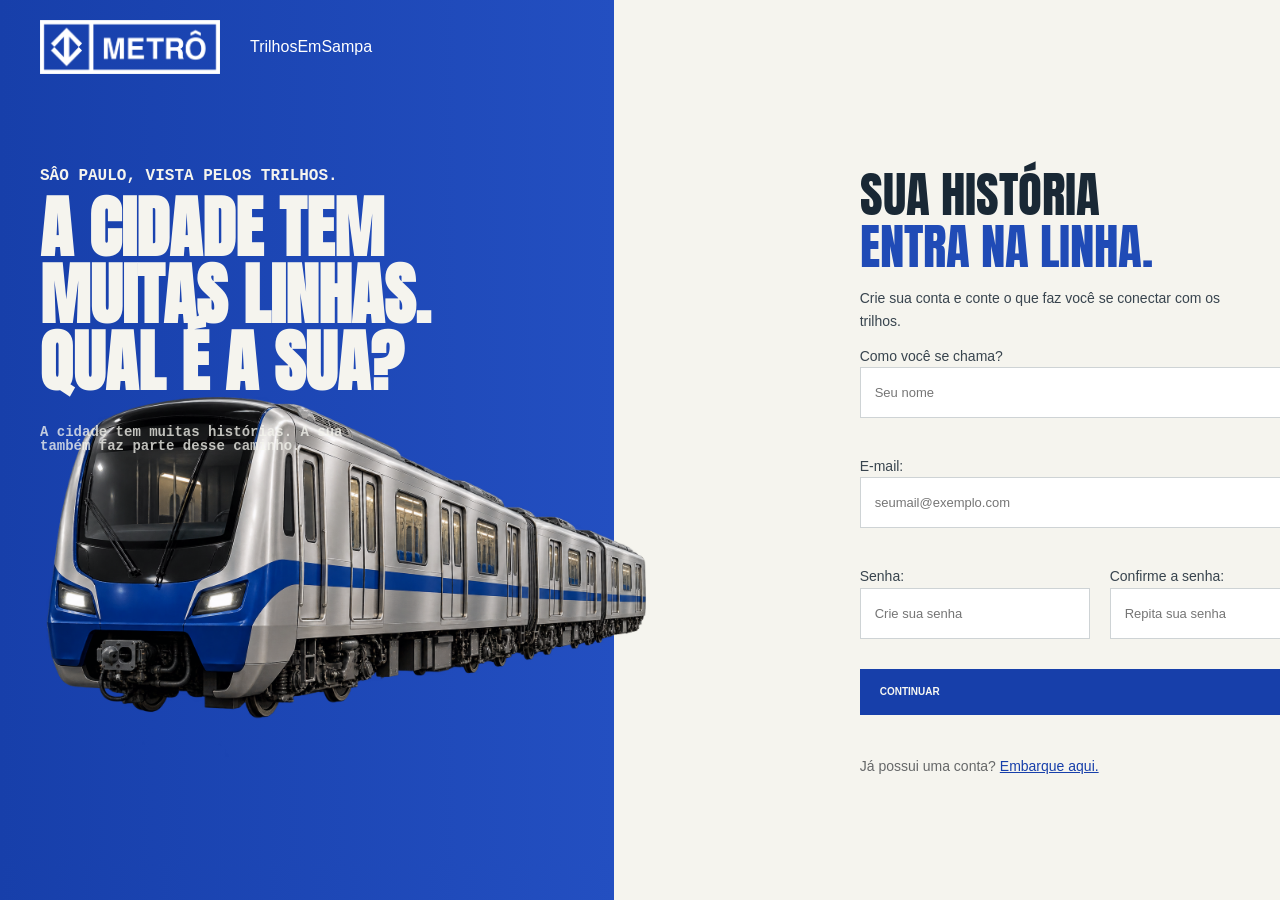
<file: public/Cadastro/index.html>
<!DOCTYPE html>
<html lang="en">

<head>
    <meta charset="UTF-8">
    <meta name="viewport" content="width=device-width, initial-scale=1.0">
    <title>Trilhos em Sampa | Cadastro</title>
    <link rel="stylesheet" href="../global.css">
    <link rel="stylesheet" href="style.css">
</head>

<body>
    <div class="containerPrincipal">

        <div class="containerPrincipalNavBar">
            <div class="containerPrincipalNavBarLeft">
                <img class="containerPrincipalNavBarLogo" src="../assets/logoMetro.png" alt="Logo do Trilhos Em Sampa">
                TrilhosEmSampa
            </div>
        </div>

        <div class="containerPrincipalMiddle">



            <div class="containerPrincipalMiddleLeft">
                <div class="middleLeftInside">
                    <p style="font-weight: 900;color: #F5F4EE;" class="legenda">SÂO PAULO, VISTA PELOS TRILHOS.</p>

                    <p style="font-size: 67px; font-weight: 900; color: #F5F4EE;margin-top: 10px;width: 450px;"
                        class="titulo">
                        A CIDADE TEM MUITAS LINHAS. QUAL É A SUA?
                    </p>

                    <p class="legenda"
                        style="width: 340px; color: #f5f4eec4; font-size: 14px;font-weight: 600;margin-top: 30px;">
                        A cidade tem muitas histórias. A sua também faz parte desse caminho.
                    </p>
                </div>

                <img class="imgTrem" src="../assets/imgTrem.png" alt="Trem do container principal">


            </div>


            <div class="containerPrincipalMiddleRight">

                <div class="containerPMiddleRightInside">
                    <p class="tituloFormulario middleRightTitle">
                        SUA HISTÓRIA <span style="color: #204bb6;">ENTRA NA LINHA.</span>
                    </p>

                    <p class="inputDesc">Crie sua conta e conte o que faz você se conectar com os trilhos.</p>

                    <div id="inputsContainerStep1" class="inputsContainer">

                        <div class="divInput">
                            <p>Como você se chama?</p>
                            <input id="iptNome" style="width: 451px;" placeholder="Seu nome" type="text">
                        </div>

                        <div class="divInput">
                            <p>E-mail:</p>
                            <input id="iptEmail" style="width: 451px;" placeholder="seumail@exemplo.com" type="email">
                        </div>

                        <div class="divInput senha">
                            <div class="divInputItem">
                                <p>Senha:</p>
                                <input id="iptSenha" placeholder="Crie sua senha" type="password">
                            </div>

                            <div class="divInputItem">
                                <p>Confirme a senha:</p>
                                <input id="iptConfirmaSenha" placeholder="Repita sua senha" type="password">
                            </div>
                        </div>

                        <div class="divButton">
                            <button onclick="continuarCadastro()">
                                Continuar
                                <img class="background-color: #F8F8F2;" src="../assets/setaButtonBranco.svg"
                                    alt="Seta do botão comece a explorar">
                            </button>

                            <p class="captionButton">Já possui uma conta? <a href="../Login/index.html">Embarque
                                    aqui.</a>
                            </p>
                        </div>
                    </div>

                    <div id="inputsContainerStep2" class="inputsContainer">

                        <div class="divInput">
                            <p>Selecione uma linha favorita</p>

                            <select style="width: 478px;" id="iptLinhaFavorita">
                                <option value="0" default>Selecione uma linha</option>
                                <option value="1">Linha 1 - Azul</option>
                                <option value="2">Linha 2 - Verde</option>
                                <option value="3">Linha 3 - Vermelha</option>
                                <option value="4">Linha 4 - Amarela</option>
                                <option value="5">Linha 5 - Lilás</option>
                                <option value="15">Linha 15 - Prata</option>
                            </select>
                        </div>


                        <div class="divInput senha">
                            <div class="divInputItem">
                                <p>Estação Favorita:</p>
                                <select id="iptEstacaoFavorita"></select>
                            </div>

                            <div class="divInputItem">
                                <p>Frota de trem Favorita:</p>
                                <input id="iptFrotaFavorita" placeholder="Digite a frota" type="text">
                            </div>
                        </div>

                        <div class="divInput">
                            <p>Com que frequência você usa metrô ou trem?</p>

                            <div class="choices">
                                <label>
                                    <input type="radio" name="frequency" id="iptFreqAlta" value="5-7">5 a 7 dias por
                                    semana
                                </label>

                                <label>
                                    <input type="radio" name="frequency" id="iptFreqMedia" value="2-4">2 a 4 dias por
                                    semana
                                </label>

                                <label>
                                    <input type="radio" name="frequency" id="iptFreqBaixa" value="ate-1">Até 1 dia por
                                    semana
                                </label>

                                <label>
                                    <input type="radio" name="frequency" id="iptFreqNunca" value="nao-uso">Não uso
                                    atualmente
                                </label>
                            </div>
                        </div>

                        <div class="divButton">
                            <button onclick="validarCadastro()">
                                Criar minha conta
                                <img class="background-color: #F8F8F2;" src="../assets/setaButtonBranco.svg"
                                    alt="Seta do botão comece a explorar">
                            </button>

                            <p class="captionButton">
                                Já possui uma conta? <a href="../Login/index.html">Embarque aqui.</a>
                            </p>
                        </div>
                    </div>


                </div>
            </div>
        </div>
    </div>
</body>

</html>

<script>

    let inputNomeAtual = "";
    let inputEmailAtual = "";
    let inputSenhaAtual = "";
    let inputConfirmaSenhaAtual = "";

    function carregarEstacoes() {
        fetch("/estacoes")
            .then(function (resposta) {
                if (resposta.ok) {
                    return resposta.json();
                }

                throw new Error("Erro ao carregar estações.");
            })
            .then(function (estacoes) {
                var select = document.getElementById("iptEstacaoFavorita");

                select.innerHTML =
                    '<option value="">Selecione uma estação</option>';

                for (var i = 0; i < estacoes.length; i++) {
                    var opcao = document.createElement("option");

                    opcao.value = estacoes[i].id;
                    opcao.textContent = estacoes[i].nome;

                    select.appendChild(opcao);
                }
            })
            .catch(function (erro) {
                console.log(erro);
                alert("Não foi possível carregar as estações.");
            });
    }

    function continuarCadastro() {

        let inputNome = iptNome.value;
        let inputEmail = iptEmail.value;
        let inputSenha = iptSenha.value;
        let inputConfirmaSenha = iptConfirmaSenha.value;

        if (inputNome == "" || inputEmail == "" || inputSenha == "" || inputConfirmaSenha == "") {
            alert("Você precisa preencher todos os campos para continuar seu cadastro!")
        } else {
            carregarEstacoes()
            inputsContainerStep1.style.display = "none"
            inputsContainerStep2.style.display = "block"

            inputNomeAtual = inputNome
            inputEmailAtual = inputEmail
            inputSenhaAtual = inputSenha
            inputConfirmaSenhaAtual = inputConfirmaSenha
        }
    }

    function validarCadastro() {
        let inputLinhaFavorita = iptLinhaFavorita.value;
        let inputEstacao = iptEstacaoFavorita.value;
        let inputFrota = iptFrotaFavorita.value;

        let posArroba = inputEmail.indexOf("@");
        let posCom = inputEmail.indexOf(".");

        let inputFrequencia = "";

        if (iptFreqAlta.checked) {
            inputFrequencia = iptFreqAlta.value;
        } else if (iptFreqMedia.checked) {
            inputFrequencia = iptFreqMedia.value;
        } else if (iptFreqBaixa.checked) {
            inputFrequencia = iptFreqBaixa.value;
        } else if (iptFreqNunca.checked) {
            inputFrequencia = iptFreqNunca.value;
        }


        if (inputLinhaFavorita == 0 || inputEstacao == "" || inputFrota == "" || inputFrequencia == "") {
            alert("Você precisa preencher todos os campos para se cadastrar!")
        } else if(posCom < posArroba) {
            alert("Verifique se digitou o email corretamente.")
        } else if(inputSenha.length < 4) {
            alert("Sua senha é muito fraca!")
        }  else {


            // Enviando o valor da nova input
            fetch("/usuarios/cadastrar", {
                method: "POST",
                headers: {
                    "Content-Type": "application/json",
                },
                body: JSON.stringify({
                    // crie um atributo que recebe o valor recuperado aqui
                    // Agora vá para o arquivo routes/usuario.js
                    nomeServer: inputNomeAtual,
                    emailServer: inputEmailAtual,
                    senhaServer: inputSenhaAtual,
                    linhaFavServer: inputLinhaFavorita,
                    estacaoServer: inputEstacao,
                    frotaServer: inputFrota,
                    freqServer: inputFrequencia,
                }),
            })
                .then(function (resposta) {
                    console.log("resposta: ", resposta);

                    if (resposta.ok) {
                        //cardErro.style.display = "block";

                        //mensagem_erro.innerHTML =
                        //    "Cadastro realizado com sucesso! Redirecionando para tela de Login...";

                        setTimeout(() => {
                            window.location = "../Login/index.html";
                        }, "2000");

                        limparFormulario();
                        finalizarAguardar();
                    } else {
                        throw "Houve um erro ao tentar realizar o cadastro!";
                    }
                })
                .catch(function (resposta) {
                    console.log(`#ERRO: ${resposta}`);
                    finalizarAguardar();
                });

            return false;
        }

    }











</script>
</file>
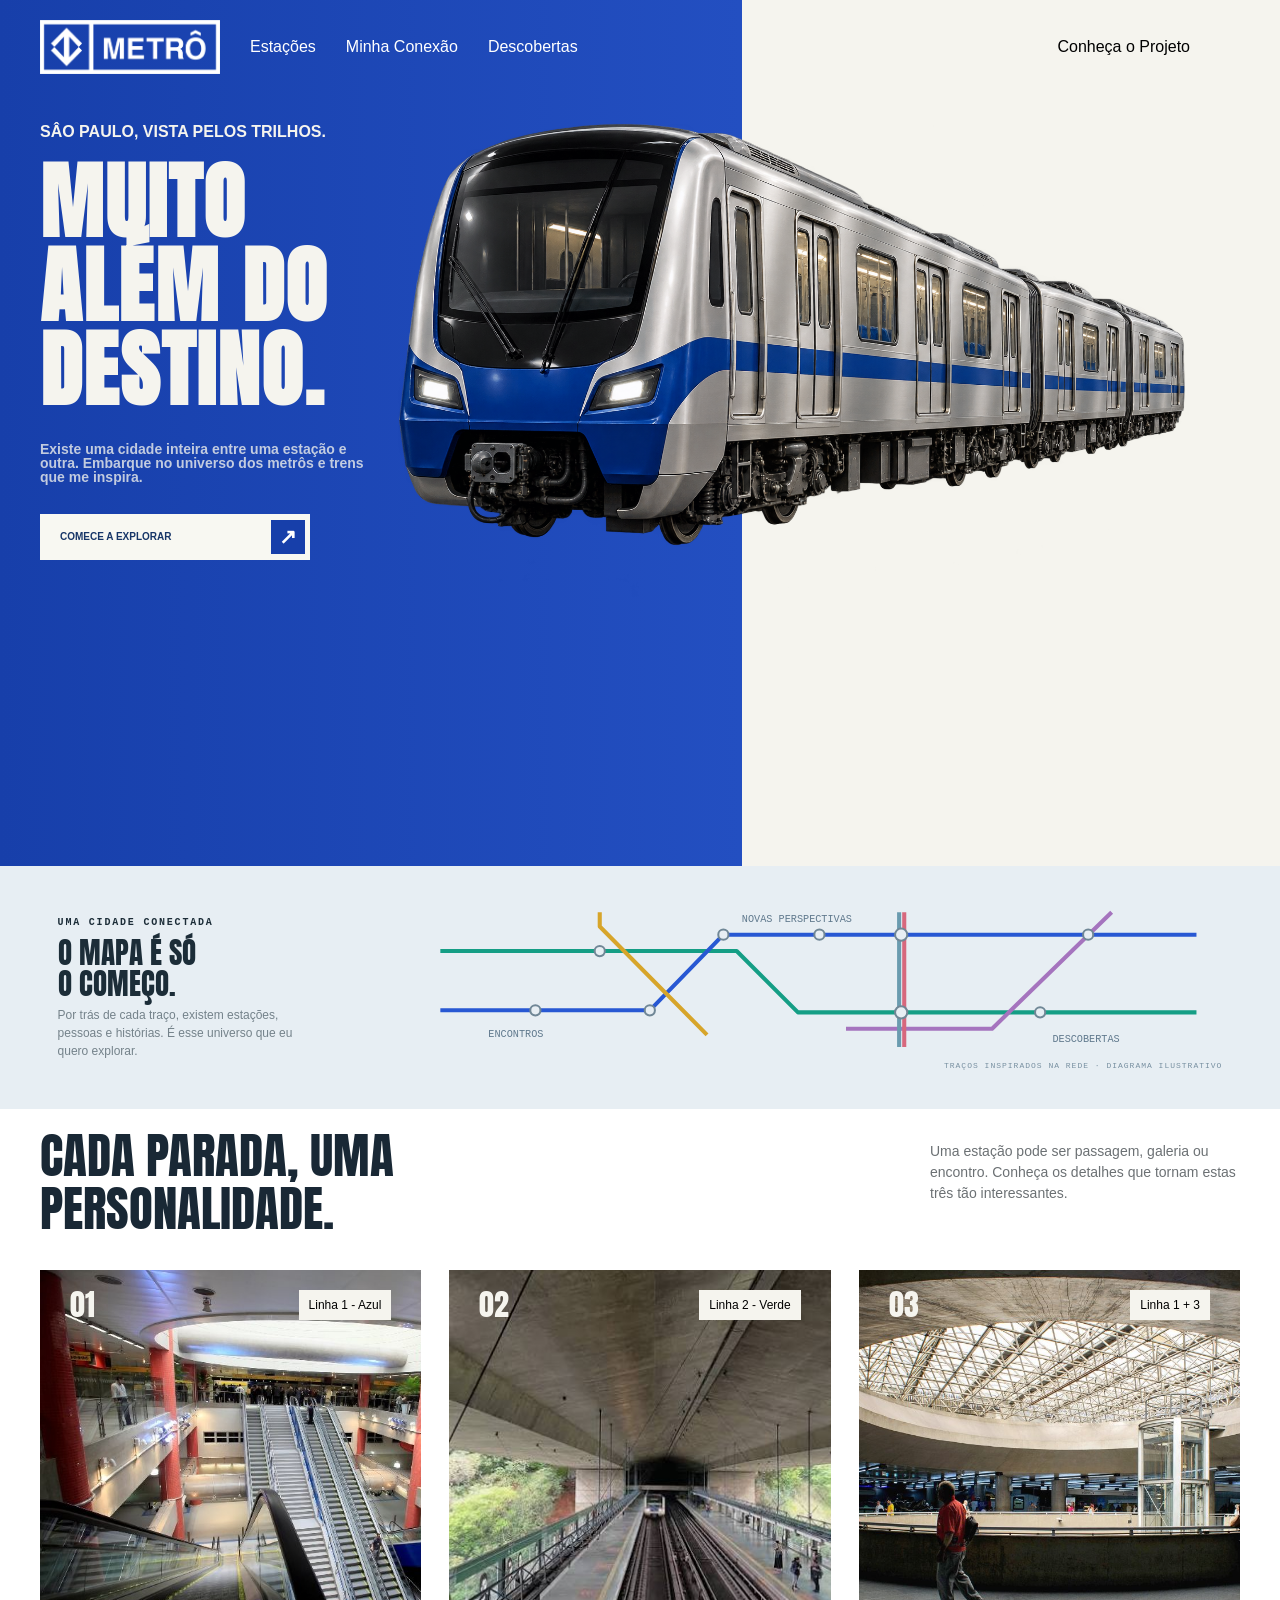
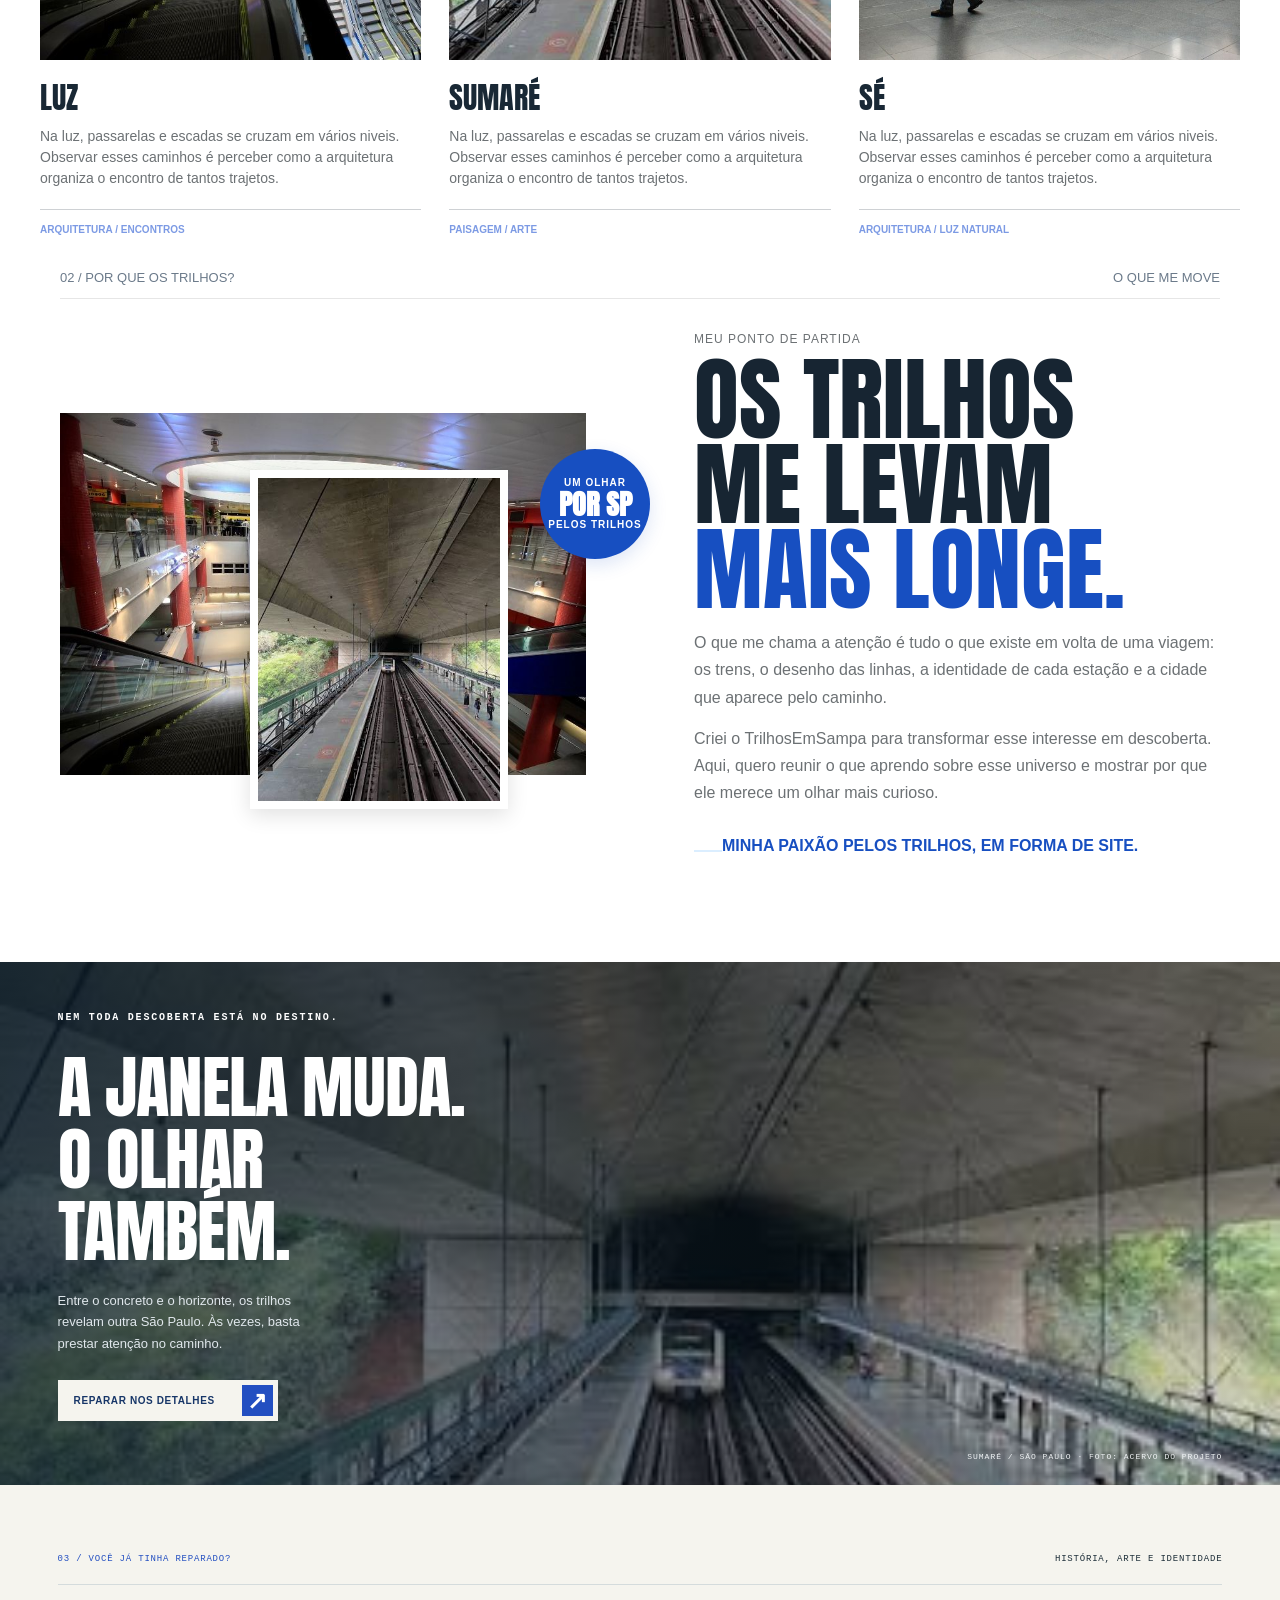
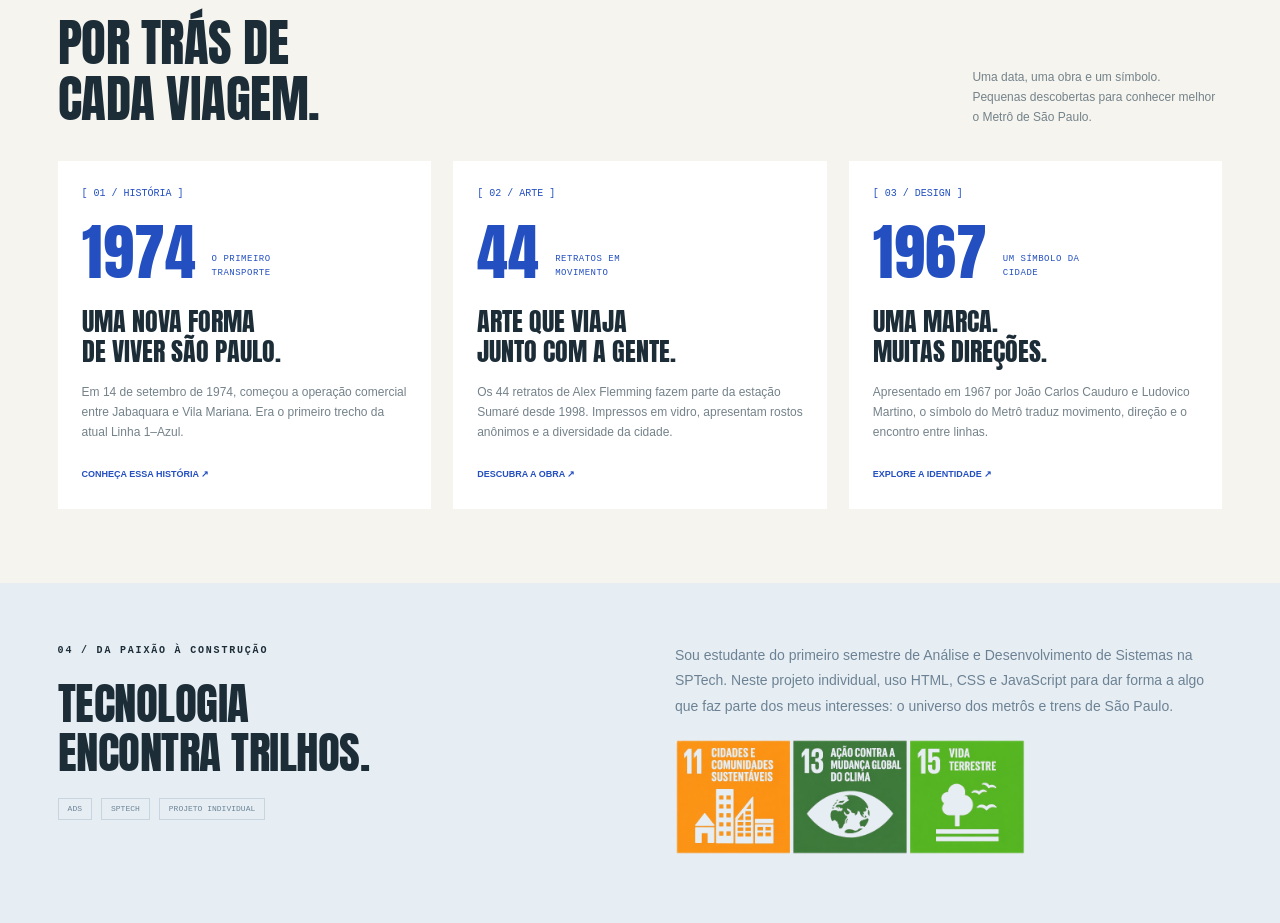
<file: public/Home/index.html>
<!DOCTYPE html>
<html lang="en">

<head>
    <meta charset="UTF-8">
    <meta name="viewport" content="width=device-width, initial-scale=1.0">
    <title>Trilhos em Sampa | Home</title>
    <link rel="stylesheet" href="../global.css">
    <link rel="stylesheet" href="style.css">
</head>

<body>
    <div class="containerPrincipal">

        <div class="containerPrincipalNavBar">
            <div class="containerPrincipalNavBarLeft">
                <img class="containerPrincipalNavBarLogo" src="../assets/logoMetro.png" alt="Logo do Trilhos Em Sampa">

                <div class="containerPrincipalNavBarLeftButtons">
                    <p>Estações</p>
                    <p>Minha Conexão</p>
                    <p>Descobertas</p>
                </div>
            </div>

            <a class="containerPrincipalNavBarRight" href="../Cadastro/index.html"
                style="color: inherit; text-decoration: none;">
                Conheça o Projeto
            </a>
        </div>

        <div class="containerPrincipalMiddle">

            <div class="containerPrincipalMiddle">

                <div class="containerPrincipalMiddleLeft">
                    <p style="font-weight: 900;color: #F5F4EE;" class="legenda">SÂO PAULO, VISTA PELOS TRILHOS.</p>

                    <p style="font-size: 84px; font-weight: 900; color: #F5F4EE;margin-top: 20px;letter-spacing: 2px;"
                        class="titulo">MUITO ALÉM DO DESTINO.</p>

                    <p class="legenda"
                        style="width: 340px; color: #f5f4eec4; font-size: 14px;font-weight: 600;margin-top: 30px;">
                        Existe uma cidade inteira entre uma estação e outra. Embarque no universo dos metrôs e trens que
                        me inspira.</p>

                    <a href="../Cadastro/index.html"
                        style="background-color: #F8F8F2; color: #173668; width: 270px; height: 46px; text-transform: uppercase; font-size: 10px; display: flex; align-items: center; justify-content: space-between; padding-left: 20px; margin-top: 30px; font-weight: 900; border: none; text-decoration: none; box-sizing: border-box; padding-right: 5px;">
                        Comece a Explorar
                        <img src="../assets/setaButton.svg" alt="">
                    </a>
                </div>


                <div class="containerPrincipalMiddleRight">
                    <img style="width: 800px;" src="../assets/imgTrem.png" alt="Trem do container principal">
                </div>
            </div>

        </div>


    </div>


    <!-- Complemento da Home: mapa ilustrativo, sem representar trajetos reais. -->
    <section class="homeMap" aria-labelledby="homeMapTitle">
        <div class="homeMapIntro">
            <p class="homeLabel">UMA CIDADE CONECTADA</p>
            <h2 id="homeMapTitle">O MAPA É SÓ<br>O COMEÇO.</h2>
            <p>Por trás de cada traço, existem estações, pessoas e histórias. É esse universo que eu quero explorar.</p>
        </div>
        <figure class="homeMapGraphic">
            <svg viewBox="0 0 780 155" role="img" aria-labelledby="homeMapDescription">
                <title id="homeMapDescription">Linhas ilustrativas que conectam encontros, novas perspectivas e
                    descobertas.</title>
                <g fill="none" stroke-width="4" stroke-linejoin="round">
                    <path stroke="#159e85" d="M15 48H305L365 108H755" />
                    <path stroke="#2858d3" d="M15 106H220L292 32H755" />
                    <path stroke="#d7a52a" d="M171 10V24L276 130" />
                    <path stroke="#a574be" d="M412 124H555L672 10" />
                    <path stroke="#6a9baf" d="M464 10V142" />
                    <path stroke="#d7687d" d="M469 10V142" />
                </g>
                <g fill="#e7eef3" stroke="#708796" stroke-width="2">
                    <circle cx="108" cy="106" r="5" />
                    <circle cx="220" cy="106" r="5" />
                    <circle cx="171" cy="48" r="5" />
                    <circle cx="292" cy="32" r="5" />
                    <circle cx="386" cy="32" r="5" />
                    <circle cx="466" cy="32" r="6" />
                    <circle cx="466" cy="108" r="6" />
                    <circle cx="602" cy="108" r="5" />
                    <circle cx="649" cy="32" r="5" />
                </g>
                <g fill="#60798d" font-family="monospace" font-size="10">
                    <text x="62" y="132">ENCONTROS</text>
                    <text x="310" y="20">NOVAS PERSPECTIVAS</text>
                    <text x="614" y="137">DESCOBERTAS</text>
                </g>
            </svg>
            <figcaption>TRAÇOS INSPIRADOS NA REDE · DIAGRAMA ILUSTRATIVO</figcaption>
        </figure>
    </section>


    <div class="containerParadas">

        <div class="containerParadasTop">

            <p class="containerParadasTitle">Cada parada, uma personalidade.</p>

            <p class="containerParadasTopDesc">
                Uma estação pode ser passagem, galeria ou encontro. Conheça os detalhes que tornam estas três tão
                interessantes.
            </p>

        </div>

        <div class="containerParadasCards">


            <div class="containerParadasCard">

                <div class="containerParadasImg">
                    <div class="containerParadasCardsTop">

                        <p class="containerParadasTopNumber">01</p>

                        <p class="containerParadasTopTag">Linha 1 - Azul</p>

                    </div>

                </div>

                <div class="containerParadasCardsContent">
                    <p style="font-size: 30px;" class="containerParadasTitle">Luz</p>

                    <p class="containerParadasDesc">Na luz, passarelas e escadas se cruzam em vários niveis. Observar
                        esses caminhos é perceber como a arquitetura organiza o encontro de tantos trajetos.</p>

                    <p class="litleDesc">Arquitetura / Encontros</p>
                </div>

            </div>

            <div class="containerParadasCard">

                <div class="containerParadasImg linhaVerde">
                    <div class="containerParadasCardsTop">

                        <p class="containerParadasTopNumber">02</p>

                        <p class="containerParadasTopTag">Linha 2 - Verde</p>

                    </div>

                </div>

                <div class="containerParadasCardsContent">
                    <p style="font-size: 30px;" class="containerParadasTitle">SUMARÉ</p>

                    <p class="containerParadasDesc">Na luz, passarelas e escadas se cruzam em vários niveis. Observar
                        esses caminhos é perceber como a arquitetura organiza o encontro de tantos trajetos.</p>

                    <p class="litleDesc">Paisagem / Arte</p>
                </div>

            </div>

            <div class="containerParadasCard">

                <div class="containerParadasImg linhaVermelha">
                    <div class="containerParadasCardsTop">

                        <p class="containerParadasTopNumber">03</p>

                        <p class="containerParadasTopTag">Linha 1 + 3</p>

                    </div>

                </div>

                <div class="containerParadasCardsContent">
                    <p style="font-size: 30px;" class="containerParadasTitle">SÉ</p>

                    <p class="containerParadasDesc">Na luz, passarelas e escadas se cruzam em vários niveis. Observar
                        esses caminhos é perceber como a arquitetura organiza o encontro de tantos trajetos.</p>

                    <p class="litleDesc">Arquitetura / Luz Natural</p>
                </div>

            </div>
        </div>

    </div>





    <!-- Seção solicitada: Por que os trilhos? / Meu ponto de partida -->
    <section class="whySection">
        <div class="whyNav">
            <div class="whyNavLeft">02 / POR QUE OS TRILHOS?</div>
            <div class="whyNavRight">O QUE ME MOVE</div>
        </div>
        <hr class="whyRule">

        <div class="whyInner">
            <div class="whyLeft">
                <div class="whyBigImage">
                    <img src="../assets/estacaoLuzImg.jpg" alt="Estação Luz">
                    <div class="badge">
                        <span class="badgeTop">UM OLHAR</span>
                        <strong class="badgeMain">POR SP</strong>
                        <span class="badgeBottom">PELOS TRILHOS</span>
                    </div>
                </div>

                <div class="whySmallImage">
                    <img src="../assets/estacaoSumareImg.jpg" alt="Estação Sumaré">
                </div>
            </div>

            <div class="whyRight">
                <p class="eyebrow small">MEU PONTO DE PARTIDA</p>

                <h2 class="whyTitle">OS TRILHOS<br>ME LEVAM<br><span class="accent">MAIS LONGE.</span></h2>

                <p class="whyText">O que me chama a atenção é tudo o que existe em volta de uma viagem: os trens, o
                    desenho das linhas, a identidade de cada estação e a cidade que aparece pelo caminho.</p>

                <p class="whyText">Criei o TrilhosEmSampa para transformar esse interesse em descoberta. Aqui, quero
                    reunir o que aprendo sobre esse universo e mostrar por que ele merece um olhar mais curioso.</p>

                <a class="whyLink" href="../Cadastro/index.html">MINHA PAIXÃO PELOS TRILHOS, EM FORMA DE SITE.</a>
            </div>
        </div>
    </section>
    <!-- As seções abaixo complementam o conteúdo original, preservado acima. -->
    <section class="homeWindow" aria-labelledby="homeWindowTitle">
        <div class="homeWindowContent">
            <p class="homeLabel">NEM TODA DESCOBERTA ESTÁ NO DESTINO.</p>
            <h2 id="homeWindowTitle">A JANELA MUDA.<br>O OLHAR<br>TAMBÉM.</h2>
            <p class="homeWindowText">Entre o concreto e o horizonte, os trilhos revelam outra São Paulo. Às vezes,
                basta prestar atenção no caminho.</p>
            <a class="homeButton" href="../Cadastro/index.html">REPARAR NOS DETALHES <span
                    aria-hidden="true">↗</span></a>
        </div>
        <p class="homePhotoCaption">SUMARÉ / SÃO PAULO · FOTO: ACERVO DO PROJETO</p>
    </section>

    <section class="homeDiscover" id="descobertas" aria-labelledby="homeDiscoverTitle">
        <div class="homeSectionBar">
            <p>03 / VOCÊ JÁ TINHA REPARADO?</p>
            <p>HISTÓRIA, ARTE E IDENTIDADE</p>
        </div>
        <div class="homeDiscoverHeading">
            <h2 id="homeDiscoverTitle">POR TRÁS DE<br>CADA VIAGEM.</h2>
            <p>Uma data, uma obra e um símbolo.<br>Pequenas descobertas para conhecer melhor o Metrô de São Paulo.</p>
        </div>
        <div class="homeDiscoverCards">
            <article class="homeDiscoverCard">
                <p class="homeCardCategory">[ 01 / HISTÓRIA ]</p>
                <div class="homeCardMetric"><span>1974</span>
                    <p>O PRIMEIRO<br>TRANSPORTE</p>
                </div>
                <h3>UMA NOVA FORMA<br>DE VIVER SÃO PAULO.</h3>
                <p class="homeCardText">Em 14 de setembro de 1974, começou a operação comercial entre Jabaquara e Vila
                    Mariana. Era o primeiro trecho da atual Linha 1–Azul.</p>
                <details class="homeCardDetails">
                    <summary>CONHEÇA ESSA HISTÓRIA <span aria-hidden="true">↗</span></summary>
                    <p>A abertura desse primeiro trecho marcou o início de uma nova relação entre a cidade e seus
                        deslocamentos. A rede cresceu e passou a conectar cada vez mais histórias.</p>
                </details>
            </article>
            <article class="homeDiscoverCard">
                <p class="homeCardCategory">[ 02 / ARTE ]</p>
                <div class="homeCardMetric"><span>44</span>
                    <p>RETRATOS EM<br>MOVIMENTO</p>
                </div>
                <h3>ARTE QUE VIAJA<br>JUNTO COM A GENTE.</h3>
                <p class="homeCardText">Os 44 retratos de Alex Flemming fazem parte da estação Sumaré desde 1998.
                    Impressos em vidro, apresentam rostos anônimos e a diversidade da cidade.</p>
                <details class="homeCardDetails">
                    <summary>DESCUBRA A OBRA <span aria-hidden="true">↗</span></summary>
                    <p>Na estação, os retratos e os textos se encontram com a paisagem vista através dos vidros. A
                        próxima viagem é um convite para observar essa combinação com calma.</p>
                </details>
            </article>
            <article class="homeDiscoverCard">
                <p class="homeCardCategory">[ 03 / DESIGN ]</p>
                <div class="homeCardMetric"><span>1967</span>
                    <p>UM SÍMBOLO DA<br>CIDADE</p>
                </div>
                <h3>UMA MARCA.<br>MUITAS DIREÇÕES.</h3>
                <p class="homeCardText">Apresentado em 1967 por João Carlos Cauduro e Ludovico Martino, o símbolo do
                    Metrô traduz movimento, direção e o encontro entre linhas.</p>
                <details class="homeCardDetails">
                    <summary>EXPLORE A IDENTIDADE <span aria-hidden="true">↗</span></summary>
                    <p>O símbolo acompanha placas, estações e trens. Observe como as formas geométricas ajudam a
                        reconhecer a rede em diferentes pontos da cidade.</p>
                </details>
            </article>
        </div>
    </section>

    <section class="homeProject" id="projeto" aria-labelledby="homeProjectTitle">
        <div class="homeProjectHeading">
            <p class="homeLabel">04 / DA PAIXÃO À CONSTRUÇÃO</p>
            <h2 id="homeProjectTitle">TECNOLOGIA<br>ENCONTRA TRILHOS.</h2>
            <ul class="homeProjectTags" aria-label="Sobre o projeto">
                <li>ADS</li>
                <li>SPTECH</li>
                <li>PROJETO INDIVIDUAL</li>
            </ul>
        </div>
        <div class="homeProjectContent">
            <p style="font-size: 14px;">Sou estudante do primeiro semestre de Análise e Desenvolvimento de Sistemas na SPTech. Neste projeto
                individual, uso HTML, CSS e JavaScript para dar forma a algo que faz parte dos meus interesses: o
                universo dos metrôs e trens de São Paulo.
            </p>
            
            <img src="../assets/odsSemFundo.png" style="width: 350px;">
        </div>
    </section>

</body>

</html>
</file>
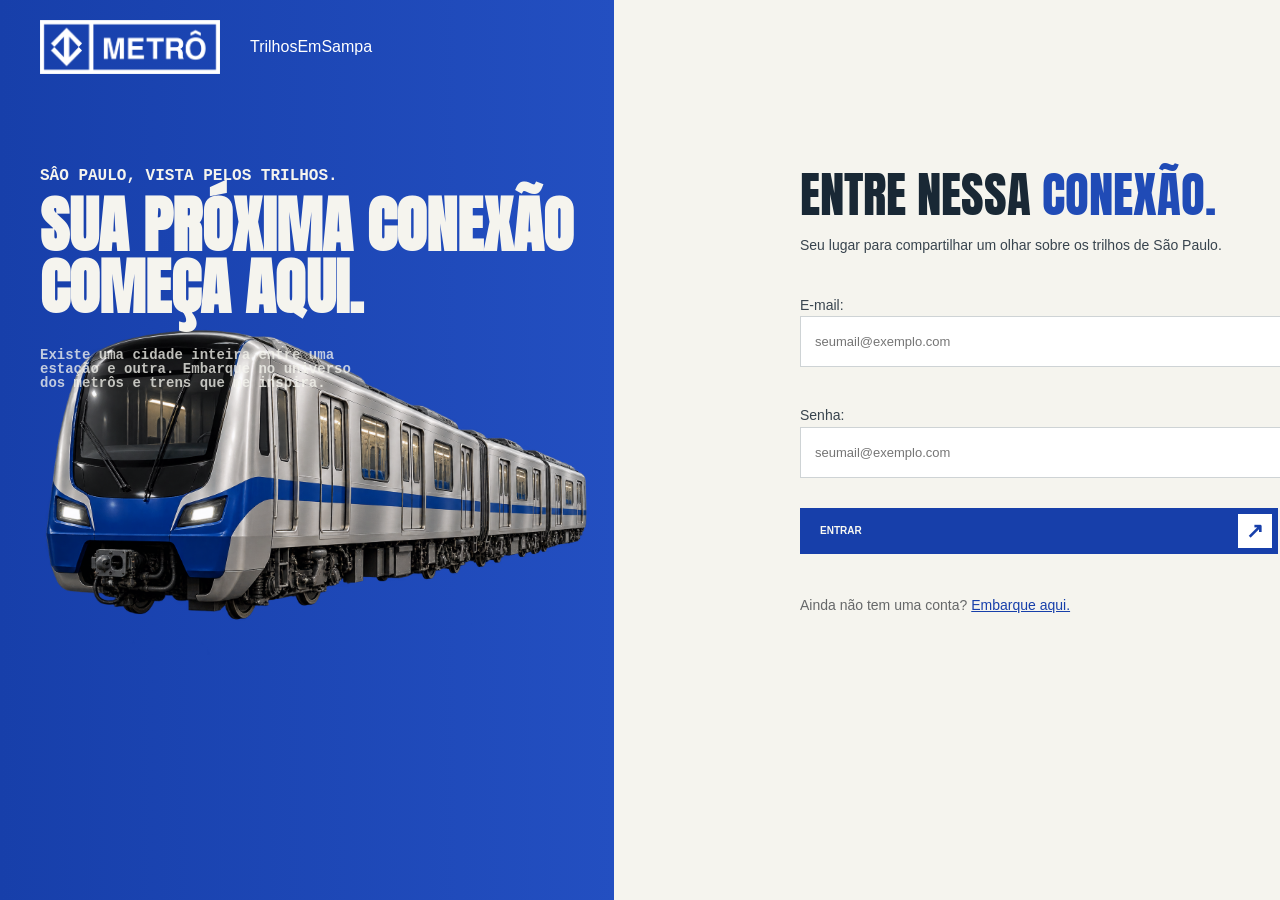
<file: public/Login/index.html>
<!DOCTYPE html>
<html lang="en">

<head>
    <meta charset="UTF-8">
    <meta name="viewport" content="width=device-width, initial-scale=1.0">
    <title>Trilhos em Sampa | Cadastro</title>
    <link rel="stylesheet" href="../global.css">
    <link rel="stylesheet" href="style.css">
</head>

<body>
    <div class="containerPrincipal">

        <div class="containerPrincipalNavBar">
            <div class="containerPrincipalNavBarLeft">
                <img class="containerPrincipalNavBarLogo" src="../assets/logoMetro.png" alt="Logo do Trilhos Em Sampa">
                TrilhosEmSampa
            </div>
        </div>

        <div class="containerPrincipalMiddle">



            <div class="containerPrincipalMiddleLeft">
                <div class="middleLeftInside">
                    <p style="font-weight: 900;color: #F5F4EE;" class="legenda">SÂO PAULO, VISTA PELOS TRILHOS.</p>

                    <p style="font-size: 62px; font-weight: 900; color: #F5F4EE;margin-top: 10px;width: 550px;"
                        class="titulo">SUA PRÓXIMA CONEXÃO COMEÇA AQUI.</p>

                    <p class="legenda"
                        style="width: 340px; color: #f5f4eec4; font-size: 14px;font-weight: 600;margin-top: 30px;">
                        Existe uma cidade inteira entre uma estação e outra. Embarque no universo dos metrôs e trens que
                        me inspira.
                    </p>
                </div>

                <img class="imgTrem" src="../assets/imgTrem.png" alt="Trem do container principal">

            </div>


            <div class="containerPrincipalMiddleRight">

                <div class="containerPMiddleRightInside">
                    <p class="tituloFormulario">ENTRE NESSA <span style="color: #204bb6;">CONEXÃO.</span></p>

                    <p class="inputDesc">Seu lugar para compartilhar um olhar sobre os trilhos de São Paulo.</p>

                    <div class="divInput">
                        <p>E-mail:</p>
                        <input id="iptEmail" placeholder="seumail@exemplo.com" id="iptLoginEmail" type="email">
                    </div>

                    <div class="divInput">
                        <p>Senha:</p>
                        <input id="iptSenha" placeholder="seumail@exemplo.com" id="iptLoginEmail" type="password">
                    </div>

                    <div class="divButton">
                        <button onclick="validarLogin()">
                            Entrar
                            <img class="background-color: #F8F8F2;" src="../assets/setaButtonBranco.svg"
                                alt="Seta do botão comece a explorar">
                        </button>

                        <p class="captionButton">Ainda não tem uma conta? <a href="../Cadastro/index.html">Embarque
                                aqui.</a></p>
                    </div>

                </div>
            </div>
        </div>
    </div>
</body>

</html>

<script>

    function validarLogin() {
        let inputEmail = iptEmail.value;
        let inputSenha = iptSenha.value;


        if (inputEmail == "" || inputSenha == "") {
            alert("Você precisa preencher todos os campos para se cadastrar")
        } else {
            setTimeout(function () {
                entrar()
            }, 2000);
        }
    }

    function entrar() {

        var emailVar = iptEmail.value;
        var senhaVar = iptSenha.value;

        if (emailVar == "" || senhaVar == "") {
            cardErro.style.display = "block"
            mensagem_erro.innerHTML = "(Mensagem de erro para todos os campos em branco)";
            finalizarAguardar();
            return false;
        }

        console.log("FORM LOGIN: ", emailVar);
        console.log("FORM SENHA: ", senhaVar);

        fetch("/usuarios/autenticar", {
            method: "POST",
            headers: {
                "Content-Type": "application/json"
            },
            body: JSON.stringify({
                emailServer: emailVar,
                senhaServer: senhaVar
            })
        }).then(function (resposta) {
            console.log("ESTOU NO THEN DO entrar()!")

            if (resposta.ok) {
                console.log(resposta);

                resposta.json().then(json => {
                    console.log(` oiii ${JSON.stringify(json)}`);
                    console.log(JSON.stringify(json));
                    sessionStorage.EMAIL_USUARIO = json.email;
                    sessionStorage.NOME_USUARIO = json.nome;
                    sessionStorage.ID_USUARIO = json.id;
                    sessionStorage.LINHA_FAVORITA = json.linhaFavorita;
                    sessionStorage.FREQUENCIA_USO = json.frequenciaMetro;

                        setTimeout(function () {
                            window.location = "../Dashboard/index.html";
                    }, 1000); // apenas para exibir o loading

                });

            } else {

                console.log("Houve um erro ao tentar realizar o login!");

                resposta.text().then(texto => {
                    console.error(texto);
                    finalizarAguardar(texto);
                });
            }

        }).catch(function (erro) {
            console.log(erro);
        })

        return false;
    }

</script>
</file>
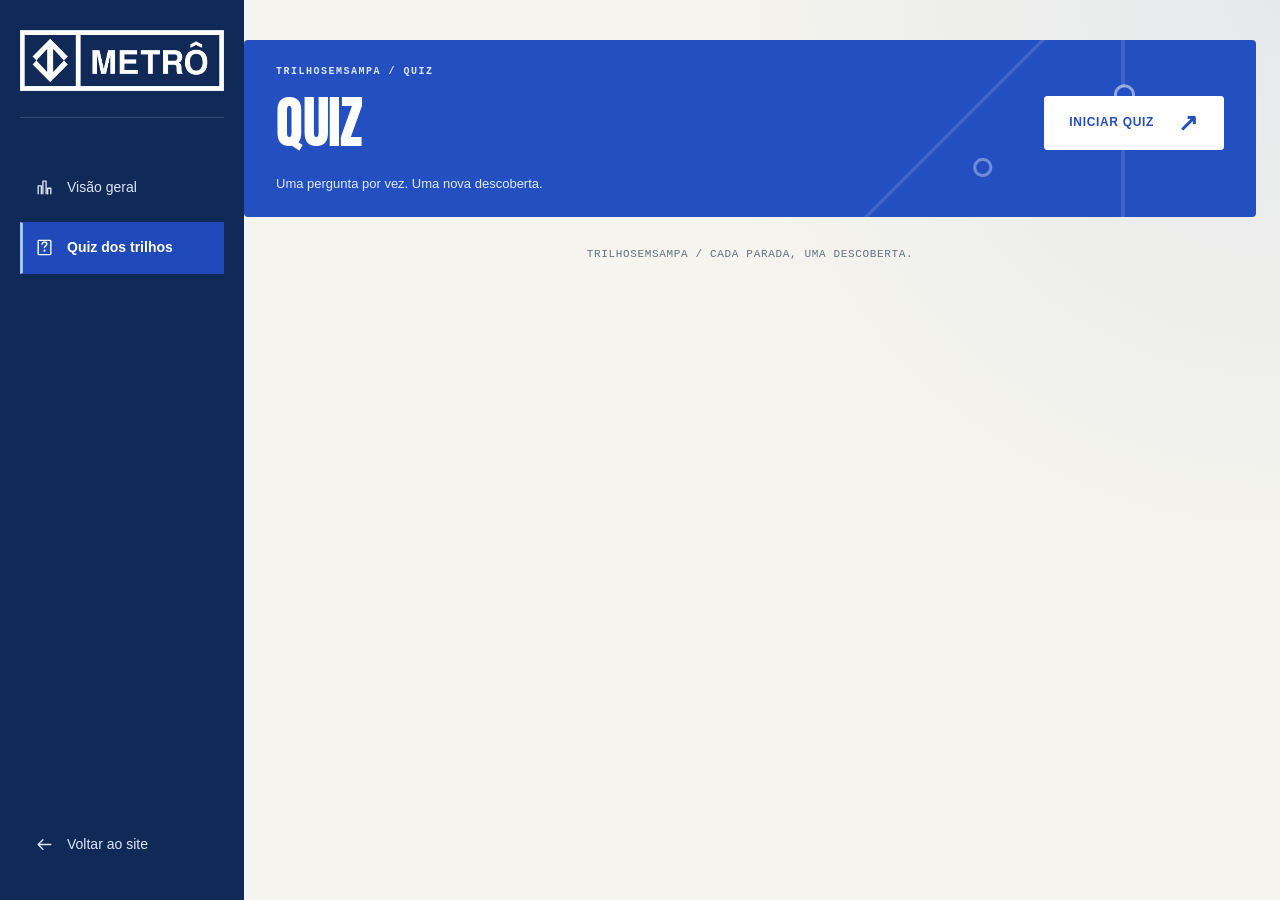
<file: public/quiz/index.html>
<!DOCTYPE html>
<html lang="pt-BR">

<head>
    <meta charset="UTF-8">
    <meta name="viewport" content="width=device-width, initial-scale=1.0">
    <title>Quiz — Metrô de SP</title>
    <link rel="stylesheet" href="../global.css">
    <link rel="stylesheet" href="style.css">
</head>

<body onload="onloadEsconder()">

    <aside class="dashboard-sidebar" aria-label="Área do usuário">
        <a class="dashboard-sidebar-logo" href="../Home/index.html" aria-label="Voltar ao site">
            <img src="../assets/logoMetro.png" alt="Metrô de São Paulo">
        </a>

        <p class="dashboard-sidebar-caption"></p>

        <nav class="dashboard-sidebar-nav" aria-label="Navegação principal">
            <a href="../Dashboard/index.html">
                <svg viewBox="0 0 24 24" aria-hidden="true">
                    <path d="M4 20V10h4v10M10 20V4h4v16M16 20v-7h4v7" />
                </svg>
                <span>Visão geral</span>
            </a>

            <a href="./index.html" aria-current="page">
                <svg viewBox="0 0 24 24" aria-hidden="true">
                    <rect x="4" y="3" width="16" height="18" rx="1" />
                    <path d="M9 8a3 3 0 0 1 6 0c0 2-3 2-3 4" />
                    <circle cx="12" cy="16" r="0.5" />
                </svg>
                <span>Quiz dos trilhos</span>
            </a>
        </nav>

        <div class="dashboard-sidebar-bottom">
            <nav class="dashboard-sidebar-nav" aria-label="Retorno ao site">
                <a href="../Home/index.html">
                    <svg viewBox="0 0 24 24" aria-hidden="true">
                        <path d="M10 6l-6 6 6 6M4 12h16" />
                    </svg>
                    <span>Voltar ao site</span>
                </a>
            </nav>
        </div>
    </aside>
    <main class="quiz-root containerParadas">
        <div id="pontuacaoEJogo">
            <div class="quiz-header">
                <h1 class="containerParadasTitle">Quiz</h1>
                <button id="btnIniciarQuiz" class="btnSolid" onclick="iniciarQuiz()">INICIAR QUIZ</button>
            </div>

            <div id="pontuacao" class="flex-colunar width-fit-content border-primary">
                <div id="pontuacaoDuranteJogo" class="flex-colunar padding-8">
                    <span class="width-fit-content">Quantidade de acertos: <span id="spanCertas"></span></span>
                    <span class="width-fit-content">Quantidade de erros: <span id="spanErradas"></span></span>
                </div>
                <div id="pontuacaoFinalJogo" class="flex-colunar padding-8">
                    <span id="pontuacaoFinal" class="width-fit-content">Pontuação Final:
                        <span id="spanPontuacaoFinal">***</span>
                    </span>
                    <span id="msgFinal" class="width-fit-content">***</span>
                </div>
            </div>

            <div id="jogo" class="width-fit-content flex-colunar border-secondary quiz-card">

                <div id="infoQuestao" class="padding-8">
                    <span>Questão atual: <span id="spanNumeroDaQuestaoAtual"></span> de <span id="qtdQuestoes"></span>
                        questões.</span>
                </div>

                <div id="perguntaDaQuestaoAtual" class="padding-8">
                    <span id="spanQuestaoExibida" class="text-bold"></span>
                </div>

                <div id="infoAlternativas" class="padding-8">
                    <span><em>Escolha uma opção dentre as abaixo:</em></span>
                </div>

                <div id="opcoes" class="flex-colunar padding-8 quiz-options">
                    <label><input type="radio" id="primeiraOpcao" name="option" class="radio" value="alternativaA" />
                        <span id="labelOpcaoUm"></span></label>
                    <label><input type="radio" id="segundaOpcao" name="option" class="radio" value="alternativaB" />
                        <span id="labelOpcaoDois"></span></label>
                    <label><input type="radio" id="terceiraOpcao" name="option" class="radio" value="alternativaC" />
                        <span id="labelOpcaoTres"></span></label>
                    <label><input type="radio" id="quartaOpcao" name="option" class="radio" value="alternativaD" />
                        <span id="labelOpcaoQuatro"></span></label>
                </div>

                <div id="botoes" class="flex-colunar padding-8 quiz-actions">
                    <button onclick="submeter()" id="btnSubmeter" class="btnSolid">Submeter resposta</button>
                    <button onclick="avancar()" id="btnProx" class="btnOutline" disabled>Avançar para próxima
                        questão</button>
                    <button onclick="tentarNovamente()" id="btnTentarNovamente" class="btnSolid" disabled>Tentar
                        novamente</button>
                </div>

            </div>
        </div>
    </main>

    <script>
        // Estrutura do quiz replicada do exemplo em DOCUMENTOS_DE_APOIO.
        const listaDeQuestoes = [
            {
                pergunta: "Em que ano o Metrô de São Paulo começou sua operação comercial?",
                alternativaA: "1968",
                alternativaB: "1974",
                alternativaC: "1982",
                alternativaD: "1991",
                alternativaCorreta: "alternativaB"
            },
            {
                pergunta: "Qual foi a primeira linha do Metrô de São Paulo a entrar em operação?",
                alternativaA: "Linha 3 – Vermelha",
                alternativaB: "Linha 2 – Verde",
                alternativaC: "Linha 4 – Amarela",
                alternativaD: "Linha 1 – Azul",
                alternativaCorreta: "alternativaD"
            },
            {
                pergunta: "Quais estações eram as extremidades do primeiro trecho inaugurado em 1974?",
                alternativaA: "Jabaquara e Vila Mariana",
                alternativaB: "Sé e Brás",
                alternativaC: "Paraíso e Consolação",
                alternativaD: "Santana e Tucuruvi",
                alternativaCorreta: "alternativaA"
            },
            {
                pergunta: "Apesar da numeração, qual destas linhas começou a operar antes da Linha 2 – Verde?",
                alternativaA: "Linha 5 – Lilás",
                alternativaB: "Linha 15 – Prata",
                alternativaC: "Linha 3 – Vermelha",
                alternativaD: "Linha 4 – Amarela",
                alternativaCorreta: "alternativaC"
            },
            {
                pergunta: "Qual é a cor que identifica a Linha 2 do Metrô?",
                alternativaA: "Azul",
                alternativaB: "Verde",
                alternativaC: "Amarela",
                alternativaD: "Lilás",
                alternativaCorreta: "alternativaB"
            },
            {
                pergunta: "Qual destas linhas utiliza o sistema de monotrilho?",
                alternativaA: "Linha 1 – Azul",
                alternativaB: "Linha 2 – Verde",
                alternativaC: "Linha 3 – Vermelha",
                alternativaD: "Linha 15 – Prata",
                alternativaCorreta: "alternativaD"
            },
            {
                pergunta: "Em qual estação é possível fazer a transferência entre a Linha 2 – Verde e a Linha 15 – Prata?",
                alternativaA: "Vila Prudente",
                alternativaB: "Ana Rosa",
                alternativaC: "República",
                alternativaD: "Luz",
                alternativaCorreta: "alternativaA"
            },
            {
                pergunta: "Qual destas estações pertence à Linha 2 – Verde?",
                alternativaA: "São Judas",
                alternativaB: "Artur Alvim",
                alternativaC: "Sumaré",
                alternativaD: "Oratório",
                alternativaCorreta: "alternativaC"
            }
        ]
        

        let numeroDaQuestaoAtual = 0
        let pontuacaoFinal = 0
        let tentativaIncorreta = 0
        let certas = 0
        let erradas = 0
        let quantidadeDeQuestoes = listaDeQuestoes.length

        function onloadEsconder() {
            document.getElementById('pontuacao').style.display = "none"
            document.getElementById('jogo').style.display = "none"
        }

        function iniciarQuiz() {
            document.getElementById('pontuacao').style.display = "flex"
            document.getElementById('jogo').style.display = "flex"
            document.getElementById('btnIniciarQuiz').style.display = "none"

            document.getElementById('qtdQuestoes').innerHTML = quantidadeDeQuestoes

            preencherHTMLcomQuestaoAtual(0)

            btnSubmeter.disabled = false
            btnProx.disabled = true
            btnTentarNovamente.disabled = true
        }

        function preencherHTMLcomQuestaoAtual(index) {
            habilitarAlternativas(true)
            const questaoAtual = listaDeQuestoes[index]
            numeroDaQuestaoAtual = index
            document.getElementById("spanNumeroDaQuestaoAtual").innerHTML = Number(index) + 1
            document.getElementById("spanQuestaoExibida").innerHTML = questaoAtual.pergunta;
            document.getElementById("labelOpcaoUm").innerHTML = questaoAtual.alternativaA;
            document.getElementById("labelOpcaoDois").innerHTML = questaoAtual.alternativaB;
            document.getElementById("labelOpcaoTres").innerHTML = questaoAtual.alternativaC;
            document.getElementById("labelOpcaoQuatro").innerHTML = questaoAtual.alternativaD;
        }

        function submeter() {
            const options = document.getElementsByName("option");

            let hasChecked = false
            for (let i = 0; i < options.length; i++) {
                if (options[i].checked) {
                    hasChecked = true
                    break
                }
            }

            if (!hasChecked) {
                alert("Não há alternativas escolhidas. Escolha uma opção.")
            } else {
                btnSubmeter.disabled = true
                btnProx.disabled = false

                habilitarAlternativas(false)

                checarResposta()
            }
        }

        function habilitarAlternativas(trueOrFalse) {
            let opcaoEscolhida = trueOrFalse ? false : true

            primeiraOpcao.disabled = opcaoEscolhida
            segundaOpcao.disabled = opcaoEscolhida
            terceiraOpcao.disabled = opcaoEscolhida
            quartaOpcao.disabled = opcaoEscolhida
        }

        function avancar() {
            btnProx.disabled = true
            btnSubmeter.disabled = false

            desmarcarRadioButtons()

            if (numeroDaQuestaoAtual < quantidadeDeQuestoes - 1) {
                preencherHTMLcomQuestaoAtual(numeroDaQuestaoAtual)
            } else if (numeroDaQuestaoAtual == quantidadeDeQuestoes - 1) {
                alert("Atenção... a próxima é a ultima questão!")
                preencherHTMLcomQuestaoAtual(numeroDaQuestaoAtual)
            } else {
                finalizarJogo()
            }
            limparCoresBackgroundOpcoes()
        }

        function tentarNovamente() {
            window.location.reload()
        }

        function checarResposta() {
            const questaoAtual = listaDeQuestoes[numeroDaQuestaoAtual]
            const respostaQuestaoAtual = questaoAtual.alternativaCorreta

            const options = document.getElementsByName("option");

            let alternativaCorreta = null

            options.forEach((option) => {
                if (option.value === respostaQuestaoAtual) {
                    alternativaCorreta = option.labels[0].children[1].id || option.labels[0].id
                }
            })

            options.forEach((option) => {
                if (option.checked === true && option.value === respostaQuestaoAtual) {
                    // marca acerto
                    // adiciona classes de resultado diretamente nos spans que exibem o texto
                    option.parentElement.classList.add('text-success-with-bg')
                    pontuacaoFinal++
                    certas++
                    document.getElementById("spanCertas").innerHTML = certas
                    numeroDaQuestaoAtual++
                } else if (option.checked && option.value !== respostaQuestaoAtual) {
                    option.parentElement.classList.add('text-danger-with-bg')
                    // marca correta
                    document.querySelectorAll('[value="' + respostaQuestaoAtual + '"]').forEach((el) => el.parentElement.classList.add('text-success-with-bg'))
                    tentativaIncorreta++
                    erradas++
                    document.getElementById("spanErradas").innerHTML = erradas
                    numeroDaQuestaoAtual++
                }
            })
        }

        function limparCoresBackgroundOpcoes() {
            const labels = document.querySelectorAll('#opcoes label')
            labels.forEach((lab) => {
                lab.classList.remove('text-danger-with-bg')
                lab.classList.remove('text-success-with-bg')
            })
        }

        function desmarcarRadioButtons() {
            const options = document.getElementsByName("option");
            for (let i = 0; i < options.length; i++) {
                options[i].checked = false;
            }
        }



        function enviar() {
            fetch('/dashboard/quiz/enviar', {
                method: 'POST',
                headers: { 'Content-Type': 'application/json' },
                body: JSON.stringify({
                    idUsuarioServer: sessionStorage.ID_USUARIO,
                    pontosServer: sessionStorage.PONTOS_QUESTIONARIO,

                })
            }).catch(function (erro) {
                console.log('#ERRO:', erro);
            });
        }

        function finalizarJogo() {
            let textoParaMensagemFinal = null
            let classComCoresParaMensagemFinal = null
            const porcentagemFinalDeAcertos = pontuacaoFinal / quantidadeDeQuestoes

            if (porcentagemFinalDeAcertos <= 0.3) {
                textoParaMensagemFinal = "Parece que você não estudou..."
                classComCoresParaMensagemFinal = "text-danger-with-bg"
            }
            else if (porcentagemFinalDeAcertos > 0.3 && porcentagemFinalDeAcertos < 0.9) {
                textoParaMensagemFinal = "Pode melhorar na próxima, hein!"
                classComCoresParaMensagemFinal = "text-warning-with-bg"
            }
            else if (porcentagemFinalDeAcertos >= 0.9) {
                textoParaMensagemFinal = "Uau, parabéns!"
                classComCoresParaMensagemFinal = "text-success-with-bg"
            }

            textoParaMensagemFinal += "<br> Você acertou " + Math.round((porcentagemFinalDeAcertos) * 100) + "% das questões."

            document.getElementById('msgFinal').innerHTML = textoParaMensagemFinal
            document.getElementById('msgFinal').classList.add(classComCoresParaMensagemFinal)
            document.getElementById('spanPontuacaoFinal').innerHTML = pontuacaoFinal

            document.getElementById('jogo').classList.add("text-new-gray")

            btnProx.disabled = true
            btnSubmeter.disabled = true
            btnTentarNovamente.disabled = false

            sessionStorage.PONTOS_QUESTIONARIO = Math.round((porcentagemFinalDeAcertos) * 100);

            enviar()

        }
    </script>
</body>

</html>
</file>
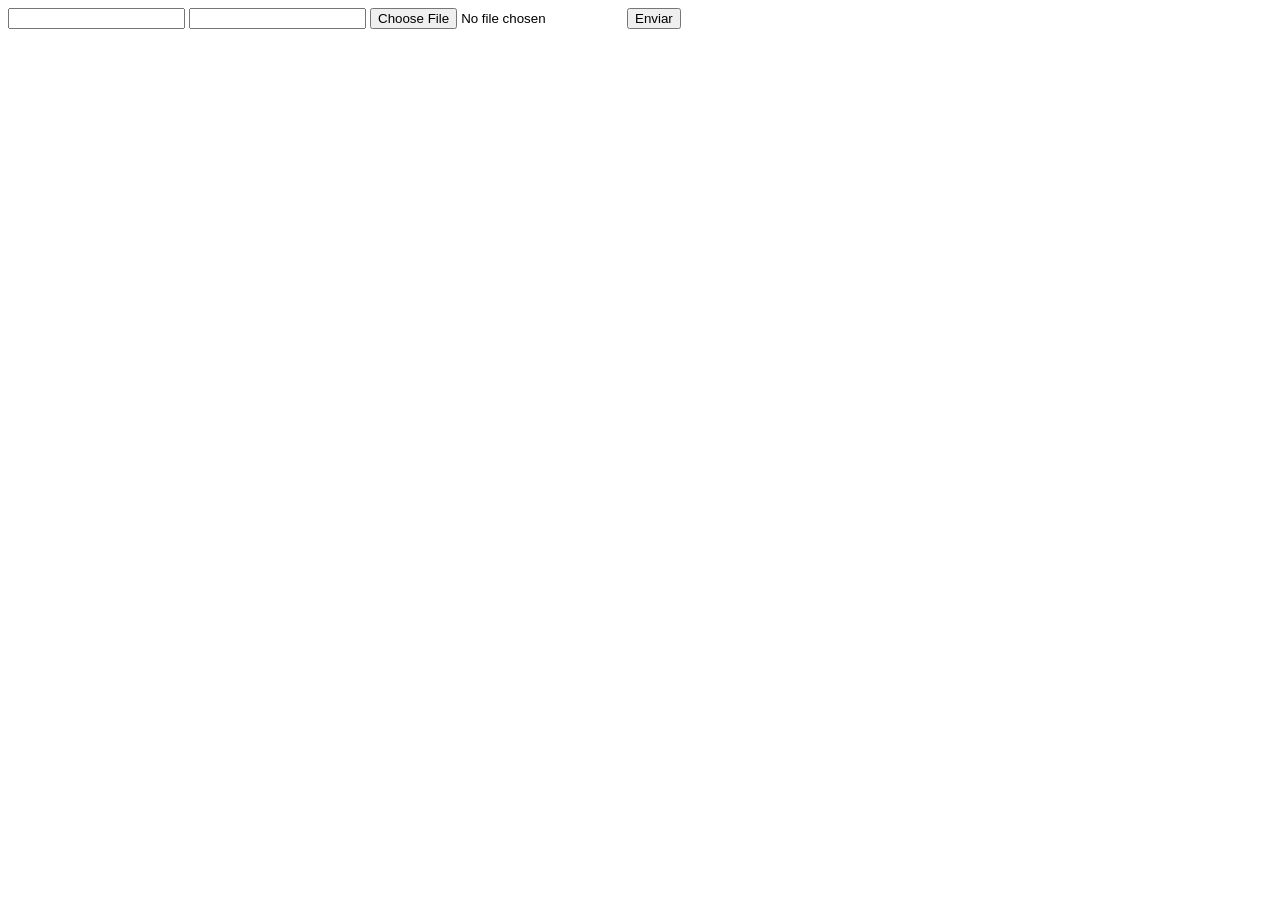
<file: DOCUMENTOS_DE_APOIO/exemplo_de_upload_de_arquivo/public/index.html>
<!DOCTYPE html>
<html lang="en">

<head>
  <meta charset="UTF-8">
  <meta http-equiv="X-UA-Compatible" content="IE=edge">
  <meta name="viewport" content="width=device-width, initial-scale=1.0">
  <title>Upload</title>
</head>

<body>

  <div>
    <input name="nome" id="nome" type="text" />
    <input name="email" id="email" type="url" />
    <input name="foto" id="foto" type="file" />
    <button onclick="enviar()">Enviar</button>
  </div>

  <div id="container"></div>
</body>

</html>

<script>
  function enviar() {
    const formData = new FormData();
    formData.append('foto', foto.files[0])
    formData.append('nome', nome.value)
    formData.append('email', email.value)

    fetch("/usuarios/cadastro", {
      method: "POST",
      body: formData
    })
      .then(res => {
        window.location = "./perfil.html"
      })
      .catch(err => {
        console.log(err);
      })
  }
</script>
</file>
<file: public/global.css>
/* http://meyerweb.com/eric/tools/css/reset/ 
   v2.0 | 20110126
   License: none (public domain)
*/

/* ------------ RESET CSS ------------ */

html, body, div, span, applet, object, iframe,
h1, h2, h3, h4, h5, h6, p, blockquote, pre,
a, abbr, acronym, address, big, cite, code,
del, dfn, em, img, ins, kbd, q, s, samp,
small, strike, strong, sub, sup, tt, var,
b, u, i, center,
dl, dt, dd, ol, ul, li,
fieldset, form, label, legend,
table, caption, tbody, tfoot, thead, tr, th, td,
article, aside, canvas, details, embed, 
figure, figcaption, footer, header, hgroup, 
menu, nav, output, ruby, section, summary,
time, mark, audio, video {
	margin: 0;
	padding: 0;
	border: 0;
	font-size: 100%;
	font: inherit;
	vertical-align: baseline;
}
/* HTML5 display-role reset for older browsers */
article, aside, details, figcaption, figure, 
footer, header, hgroup, menu, nav, section {
	display: block;
}
body {
	line-height: 1;
}
ol, ul {
	list-style: none;
}
blockquote, q {
	quotes: none;
}
blockquote:before, blockquote:after,
q:before, q:after {
	content: '';
	content: none;
}
table {
	border-collapse: collapse;
	border-spacing: 0;
}



/* ------ GLOBAL ------- */

@import url('https://fonts.googleapis.com/css2?family=Anton&display=swap');

body {
  font-family: Arial, Helvetica, sans-serif;
}

.titulo {
  font-family: "Anton", sans-serif;
  font-weight: 400;
}

.legenda {
  font-family: "Courier New", monospace;
}
</file>
<file: public/Cadastro/style.css>
@import url('https://fonts.googleapis.com/css2?family=Anton&display=swap');

:root {
    --fonte-titulo: 'Anton', Impact, sans-serif;
    --fonte-texto: Arial, Helvetica, sans-serif;
    --fonte-detalhe: 'Courier New', monospace;
}

body {
    font-family: var(--fonte-texto);

    background: linear-gradient(90deg,
            #173FAA 0%,
            #234FC1 48%,
            #F5F4EE 48%,
            #F5F4EE 100%);

    padding: 20px 40px 100px 40px;
}

input,
select,
button {
    font-family: inherit;
}

.containerPrincipalNavBar {
    display: flex;
    justify-content: space-between;
    align-items: center;
}

.containerPrincipalNavBarLeft {
    display: flex;
    align-items: center;
    color: white;

    gap: 30px;
}


.containerPrincipalNavBarLogo {
    width: 180px;
}


.containerPMiddleRightInside {
    position: relative;
    top: 94px;
    display: flex;
    flex-direction: column;

    font-family: var(--fonte-texto);
}

.tituloFormulario {
    font-family: var(--fonte-titulo);
    font-size: 49px;
    font-weight: 400;
    line-height: 1.08;

    color: #192835;
}

.middleRightTitle {
    width: 300px;
}

.middleLeftInside {
    position: relative;
    top: 94px;
    z-index: 100;

    font-family: var(--fonte-texto);
}


.imgTrem {
    position: relative;
    display: block;
    width: 100%;
    max-width: 650px;
    height: auto;
    object-fit: contain;
}


.containerPrincipalMiddle {
    display: flex;
    gap: 210px;
}

.divInput {
    margin-top: 30px;

    display: flex;
    flex-direction: column;
}

.divInput p {
    display: block;
    font-size: 14px;
    font-weight: 400;
    line-height: 1.6;
    color: #38444e;
    margin-top: 7px
}

.inputDesc {
    display: block;
    font-size: 14px;
    font-weight: 400;
    line-height: 1.6;
    color: #38444e;
    margin-top: 14px;

}

.divInput input,
#iptLinhaFavorita,
#iptEstacaoFavorita {
    display: block;
    height: 49px;
    border: 1px solid #ced3d5;
    border-radius: 0;
    background: #fff;
    color: #192835;
    padding: 0 14px;
    font-weight: 400;
    font-size: 13px
}

.senha {
    display: flex;
    flex-direction: row;

    gap: 20px;
}

.divInputItem input, .divInputItem select {
    width: 200px;
}

.divInputItem input:hover, .divInput input:hover {
    border-color: #446ed8d5;
    background-color: #446ed810;
}

.divButton {
    display: flex;
    flex-direction: column;
}

.divButton button {

    border: none;
    background-color: #173FAA;
    color: #F8F8F2;

    width: 478px;
    height: 46px;

    text-transform: uppercase;

    font-size: 10px;
    display: flex;
    align-items: center;
    justify-content: space-between;
    padding-left: 20px;
    margin-top: 30px;
    font-weight: 900;

    cursor: pointer;
}

.captionButton {
    margin-top: 40px;

    font-size: 14px;
    font-weight: 400;
    line-height: 1.6;
    color: #666869;
}

.captionButton a {
    color: #173FAA;
}


.freq {
    border: 0;
    padding: 0;
    margin: 0 0 22px
}

.freq legend {
    font-size: 12px;
    font-weight: bold;
    margin-bottom: 10px
}

.choices {
    display: grid;
    grid-template-columns: 1fr 1fr;
    gap: 8px
}

.choices label {
    margin-top: 5px;

    display: flex;
    align-items: center;
    gap: 7px;
    border: 1px solid #ced3d5;
    padding: 0px 12px 0px 12px;
    font-size: 12px;
    background: white;
    cursor: pointer
}

.choices label:has(:checked) {
    border-color: #204bb6;
    color: #204bb6;
    background: #edf2ff
}

.choices label:hover {
    border-color: #446ed8d5;
    background-color: #446ed810;
}

.choices input {
    accent-color: #204bb6;
    margin: 0
}

#inputsContainerStep1 {
    display: block;
    position: absolute;
    top: 140px;
}

#inputsContainerStep2 {
    display: none;

    position: absolute;
    top: 140px;
}
</file>
<file: public/Home/style.css>
@import url('https://fonts.googleapis.com/css2?family=Anton&display=swap');

:root {
    --fonte-titulo: 'Anton', Impact, sans-serif;
    --fonte-texto: Arial, Helvetica, sans-serif;
    --fonte-detalhe: 'Courier New', monospace;
}

body {
    font-family: var(--fonte-texto);
}

.legenda {
    font-family: var(--fonte-texto);
}


.containerPrincipal {
    background: linear-gradient(90deg,
            #173FAA 0%,
            #234FC1 58%,
            #F5F4EE 58%,
            #F5F4EE 100%);

    height: 94vh;
    padding: 20px 90px 0px 40px;
}

.containerPrincipalNavBar {
    display: flex;
    justify-content: space-between;
    align-items: center;
}

.containerPrincipalNavBarLeft {
    display: flex;
    align-items: center;
    color: white;

    gap: 30px;
}

.containerPrincipalNavBarLeftButtons {
    display: flex;
    align-items: center;
    color: white;

    gap: 30px;
}

.containerPrincipalNavBarLeftButtons {
    display: flex;
}

.containerPrincipalNavBarLogo {
    width: 180px;
}




.containerPrincipalMiddle {
    display: flex;
    align-items: center;
}





.containerParadas {
    padding: 20px 40px 0px 40px;
}


.containerParadasTop {
    display: flex;
    justify-content: space-between;
}

.containerParadasTopDesc {
    width: 310px;

    margin-top: 12px;
    font-size: 14px;
    line-height: 1.5;
    color: #6c7174;
}

.containerParadasTitle {

    font-family: var(--fonte-titulo);
    text-transform: uppercase;
    font-size: 49px;
    font-weight: 400;
    line-height: 1.08;

    color: #192835;

    width: 355px;
}

.containerParadasCards {
    margin-top: 35px;

    display: flex;
    gap: 28px;
}

.containerParadasCard {
    width: 460px;
    height: auto;

    display: flex;
    flex-direction: column;
}

.containerParadasImg {
    padding: 20px 30px;
    background-image: url(../assets/estacaoLuzImg.jpg);
    background-size: cover;

    height: 350px;
}

.linhaVerde {
    background-image: url(../assets/estacaoSumareImg.jpg);
    background-position: center;
}

.linhaVermelha {
    background-image: url(../assets/estacaoSeImg.jpg);
    background-position: center;
}


.containerParadasCardsTop {
    display: flex;
    justify-content: space-between;
}

.containerParadasTopNumber {
    font-family: var(--fonte-titulo);
    font-size: 30px;
    color: #F5F4EE;
}

.containerParadasTopTag {
    padding: 0px 10px;

    font-size: 12px;
    font-weight: lighter;

    background-color: #F5F4EE;

    display: flex;
    align-items: center;
}

.containerParadasCardsContent {
    margin-top: 22px;
}

.containerParadasDesc {
    margin-top: 12px;
    font-size: 14px;
    line-height: 1.5;
    color: #6c7174;
}

.litleDesc {
    margin-top: 20px;
    border-top: 1px solid #19283536;
    padding: 15px 0px 0px 0px;
    font-family: var(--fonte-texto);
    text-transform: uppercase;
    font-weight: 600;
    font-size: 10px;
    color: #446ed8b2;
}





/* Seção específica solicitada: Por que os trilhos? / Meu ponto de partida */
.whySection { padding: 36px 60px; }
.whyNav { display:flex; justify-content:space-between; align-items:center; color:#6b7a8a; font-size:13px; }
.whyRule { border:none; border-top:1px solid #e6e6e6; margin:14px 0 34px 0; }
.whyInner { display:flex; gap:48px; align-items:center; max-width:1200px; margin:0 auto; }
.whyLeft { flex:1; position:relative; min-width:420px; }
.whyRight { flex:1; padding-left:60px; }

.whyBigImage { position:relative; }
.whyBigImage img { width:100%; height:auto; display:block; }
.badge { position:absolute; right:-64px; top:36px; width:110px; height:110px; background:#174fc1; color:#fff; border-radius:50%; display:flex; flex-direction:column; align-items:center; justify-content:center; font-weight:700; box-shadow:0 6px 18px rgba(25,79,193,0.15); }
.badgeTop, .badgeBottom { font-family:var(--fonte-texto); font-size:10px; font-weight:700; text-transform:uppercase; letter-spacing:1px; }
.badgeMain { font-family:var(--fonte-titulo); font-size:28px; line-height:1; margin:2px 0; }

.whySmallImage { position:absolute; width:46%; bottom:-34px; left:190px; box-shadow:0 6px 20px rgba(0,0,0,0.12); border:8px solid #fff; }
.whySmallImage img { width:100%; display:block; }

.eyebrow.small { color:#6c7174; font-size:12px; letter-spacing:1px; text-transform:uppercase; margin:0 0 12px 0; }
.whyTitle { font-family:var(--fonte-titulo); font-size:92px; line-height:0.92; margin:0 0 18px 0; color:#172532; }
.whyTitle .accent { color:#174fc1; display:inline-block; }

.whyText { color:#6c7174; line-height:1.7; margin-bottom:14px; }
.whyLink { display:inline-block; margin-top:18px; color:#174fc1; font-weight:700; text-decoration:none; position:relative; padding-left:28px; }
.whyLink:before { content:''; position:absolute; left:0; top:12px; width:28px; height:2px; background:#dbeeff; }

@media (max-width: 1200px) {
    .whyInner { gap:28px; }
    .whyRight { padding-left:40px; }
    .whySmallImage { left:140px; }
}

@media (max-width: 900px) {
    .whyInner { flex-direction:column; }
    .whyRight { padding-left:0; }
    .whyTitle { font-size:42px; }
    .badge { right:12px; top:8px; width:78px; height:78px; }
    .whySmallImage { position:relative; width:100%; bottom:0; left:0; margin-top:18px; border:6px solid #fff; }
}


/* --- Map strip --- */
.containerMapa {
    background-color: #f1f4f6;
    padding: 28px 40px;
}
.containerMapaInner {
    max-width: 1100px;
    margin: 0 auto;
    display: flex;
    align-items: center;
    justify-content: space-between;
}
.mapIntro .smallLabel {
    font-size: 12px;
    color: #6c7174;
    margin: 0 0 8px 0;
}
.mapIntro .mapTitle {
    font-family: var(--fonte-titulo);
    font-size: 22px;
    margin: 0;
}
.mapGraphic .lineRow {
    display: flex;
    align-items: center;
    gap: 10px;
}
.mapGraphic .line {
    height: 4px;
    background: linear-gradient(90deg,#c5cfe6,#9fb0e4);
    width: 140px;
}
.mapGraphic .node {
    width: 18px;
    height: 18px;
    border-radius: 50%;
    display: inline-block;
}
.node-a { background: #f15a24; }
.node-b { background: #8cc63f; }
.node-c { background: #ffd200; }
.node-d { background: #6fb0e6; }
.node-e { background: #9b59b6; }


/* --- Featured story --- */
.featuredStory { padding: 60px 40px; }
.featuredInner { max-width: 1100px; margin: 0 auto; display:flex; gap: 40px; align-items:center; }
.featuredImage img { width: 100%; height: auto; border-radius: 2px; display:block; }
.featuredImage { flex: 1; }
.featuredText { flex: 1; }
.featuredText .eyebrow { text-transform:uppercase; color:#6c7174; font-size:12px; margin:0 0 8px 0; }
.featuredTitle { font-family:var(--fonte-titulo); font-size:44px; margin:0 0 16px 0; line-height:1.02; }
.featuredDescr { color:#6c7174; line-height:1.6; }
.btnOutline { display:inline-block; margin-top:18px; padding:10px 16px; border:2px solid #173668; color:#173668; text-decoration:none; font-weight:700; }


/* --- Full hero --- */
.fullHero { background-image: url('../assets/estacaoSumareImg.jpg'); background-size:cover; background-position:center; height:420px; position:relative; display:flex; align-items:center; }
.fullHeroOverlay { background:linear-gradient(0deg, rgba(7,20,30,0.6), rgba(7,20,30,0.15)); width:100%; }
.fullHeroContent { max-width:1100px; margin:0 auto; padding:48px; color:#fff; }
.fullHeroTitle { font-family:var(--fonte-titulo); font-size:48px; margin:0 0 12px 0; }
.fullHeroLead { max-width:540px; color:#e9eef5; }
.btnSolid { display:inline-block; margin-top:14px; padding:10px 14px; background:#173668; color:#fff; text-decoration:none; font-weight:700; }


/* --- Timeline cards --- */
.timelineSection { background:#fbfbfc; padding:60px 40px; }
.timelineInner { max-width:1100px; margin:0 auto; }
.timelineTitle { font-family:var(--fonte-titulo); font-size:36px; margin:0 0 24px 0; }
.timelineCards { display:flex; gap:18px; }
.timelineCard { background:#fff; padding:22px; border:1px solid #eef2f5; flex:1; }
.cardNumber { font-family:var(--fonte-titulo); color:#2b63a8; font-size:40px; margin:0 0 8px 0; }
.cardTitle { font-size:16px; margin:0 0 12px 0; }
.cardText { color:#6c7174; font-size:14px; line-height:1.5; }
.timelineCard a { display:inline-block; margin-top:10px; color:#173668; font-weight:700; text-decoration:none; }


/* --- Tech / accordion --- */
.techSection { padding:60px 40px; background:#eef6fb; }
.techInner { max-width:1100px; margin:0 auto; }
.techTitle { font-family:var(--fonte-titulo); font-size:28px; margin:0 0 20px 0; }
.techCols { display:flex; gap:30px; }
.techText { flex:1; color:#243443; }
.techFaq { flex:1; }
.techFaq details { background:#fff; padding:12px 14px; margin-bottom:8px; border-radius:2px; }
.techFaq summary { cursor:pointer; font-weight:700; }
.techFaq p { margin:8px 0 0 0; color:#6c7174; }


/* --- Footer --- */
.siteFooter { background:#0f2a58; color:#fff; padding:40px 20px; }
.footerInner { max-width:1100px; margin:0 auto; }
.footerTop { display:flex; gap:20px; align-items:center; }
.footerTop img { width:140px; }
.footerNote { color:#cbd7ef; max-width:600px; }
.footerMasthead { font-family:var(--fonte-titulo); font-size:96px; color:#c9d8ff; margin-top:20px; opacity:0.95; }


/* Responsive small screens adjustments */
@media (max-width: 900px) {
    .containerPrincipal { padding: 20px; height: auto; }
    .containerPrincipalMiddle { flex-direction:column; gap:18px; }
    .containerPrincipalMiddleRight img { width:100%; max-width:420px; }
    .containerParadasCards { flex-direction:column; }
    .featuredInner { flex-direction:column; }
    .timelineCards { flex-direction:column; }
    .techCols { flex-direction:column; }
    .footerMasthead { font-size:48px; }
}


/* ============================================================
   COMPLEMENTO DA HOME — regras isoladas das seções preexistentes.
   Todo o CSS original permanece acima, sem modificações.
   ============================================================ */
.homeMap,
.homeWindow,
.homeDiscover,
.homeProject,
.homeFooter {
    box-sizing: border-box;
    --home-blue: #234fc1;
    --home-ink: #1c2d38;
    --home-muted: #74828a;
    --home-paper: #f5f4ee;
    --home-space: clamp(24px, 4.5vw, 76px);
    font-family: var(--fonte-texto);
    color: var(--home-ink);
}
.homeMap *, .homeWindow *, .homeDiscover *, .homeProject *, .homeFooter * {
    box-sizing: border-box;
}
.homeLabel, .homeSectionBar, .homeCardCategory,
.homeCardMetric p, .homeProjectTags, .homePhotoCaption,
.homeFooterTop > p, .homeFooterBottom {
    font-family: var(--fonte-detalhe);
}
.homeLabel {
    font-size: 10px;
    font-weight: 700;
    line-height: 1.6;
    letter-spacing: 1.8px;
}
.homeMap {
    background: #e7eef3;
    padding: 36px var(--home-space);
    display: grid;
    grid-template-columns: 29% minmax(0, 1fr);
    align-items: center;
    gap: 30px;
}
.homeMapIntro { max-width: 245px; }
.homeMapIntro h2 {
    font-family: var(--fonte-titulo);
    font-size: 29px;
    line-height: 1.05;
    margin: 7px 0;
}
.homeMapIntro > p:last-child {
    font-size: 12px;
    line-height: 1.5;
    color: var(--home-muted);
}
.homeMapGraphic { margin: 0; min-width: 0; }
.homeMapGraphic svg { width: 100%; height: auto; display: block; }
.homeMapGraphic figcaption {
    font: 8px/1.6 var(--fonte-detalhe);
    letter-spacing: 1px;
    text-align: right;
    color: #7890a1;
}
.homeWindow {
    position: relative;
    isolation: isolate;
    min-height: 520px;
    margin-top: 72px;
    padding: 48px var(--home-space) 64px;
    display: flex;
    align-items: center;
    color: #fff;
    background: #233c4b url('../assets/estacaoSumareImg.jpg') center / cover no-repeat;
}
.homeWindow::before {
    content: '';
    position: absolute;
    inset: 0;
    z-index: -1;
    background: linear-gradient(90deg, rgba(12, 30, 45, .82), rgba(12, 30, 45, .35) 65%, rgba(12, 30, 45, .15));
}
.homeWindowContent { max-width: 540px; }
.homeWindow h2 {
    font-family: var(--fonte-titulo);
    font-size: clamp(44px, 5.4vw, 76px);
    line-height: 1.04;
    margin: 26px 0 22px;
    letter-spacing: -.8px;
}
.homeWindowText { max-width: 265px; font-size: 13px; line-height: 1.65; color: #e0e7ec; }
.homeButton {
    display: inline-flex;
    align-items: center;
    justify-content: space-between;
    gap: 26px;
    min-width: 220px;
    margin-top: 26px;
    padding: 5px 5px 5px 16px;
    background: var(--home-paper);
    color: #173668;
    font-size: 10px;
    font-weight: 700;
    text-decoration: none;
    letter-spacing: .6px;
}
.homeButton span {
    background: var(--home-blue);
    color: #fff;
    width: 31px;
    height: 31px;
    display: grid;
    place-items: center;
    font-size: 24px;
}
.homePhotoCaption {
    position: absolute;
    right: var(--home-space);
    bottom: 22px;
    left: var(--home-space);
    text-align: right;
    font-size: 8px;
    line-height: 1.5;
    letter-spacing: 1px;
    color: #f0f3f5;
}
.homeDiscover { padding: 68px var(--home-space) 74px; background: var(--home-paper); }
.homeSectionBar {
    display: flex;
    align-items: center;
    justify-content: space-between;
    gap: 20px;
    padding-bottom: 17px;
    border-bottom: 1px solid #d4dbdc;
    font-size: 9px;
    letter-spacing: .8px;
    line-height: 1.5;
}
.homeSectionBar p:first-child { color: var(--home-blue); }
.homeDiscoverHeading {
    display: flex;
    justify-content: space-between;
    align-items: flex-end;
    gap: 32px;
    margin: 30px 0 34px;
}
.homeDiscoverHeading h2, .homeProject h2 {
    font-family: var(--fonte-titulo);
    font-size: clamp(34px, 4vw, 54px);
    line-height: 1.1;
    letter-spacing: -.5px;
}
.homeDiscoverHeading > p {
    max-width: 250px;
    color: var(--home-muted);
    font-size: 12px;
    line-height: 1.65;
}
.homeDiscoverCards { display: grid; grid-template-columns: repeat(3, minmax(0, 1fr)); gap: 22px; }
.homeDiscoverCard { background: #fff; padding: 25px 24px 28px; display: flex; flex-direction: column; }
.homeCardCategory { font-size: 10px; line-height: 1.5; color: var(--home-blue); }
.homeCardMetric { display: flex; align-items: flex-end; gap: 16px; margin: 20px 0 24px; color: var(--home-blue); }
.homeCardMetric > span { font-family: var(--fonte-titulo); font-size: 62px; line-height: 1; }
.homeCardMetric p { padding-bottom: 3px; font-size: 9px; line-height: 1.5; letter-spacing: .5px; }
.homeDiscoverCard h3 { font-family: var(--fonte-titulo); font-size: 26px; line-height: 1.12; margin-bottom: 16px; }
.homeCardText, .homeCardDetails > p { font-size: 12px; line-height: 1.7; color: var(--home-muted); }
.homeCardText { margin-bottom: 24px; }
.homeCardDetails { margin-top: auto; }
.homeCardDetails summary { cursor: pointer; list-style: none; font-size: 9px; font-weight: 700; line-height: 1.6; color: var(--home-blue); }
.homeCardDetails summary::-webkit-details-marker, .homeProject summary::-webkit-details-marker { display: none; }
.homeCardDetails[open] summary { margin-bottom: 12px; }
.homeProject { background: #e7eef3; padding: 60px var(--home-space); display: grid; grid-template-columns: 1fr 1fr; gap: 70px; }
.homeProject h2 { margin: 20px 0; font-size: clamp(32px, 3.5vw, 46px); }
.homeProjectTags { list-style: none; display: flex; flex-wrap: wrap; gap: 9px; padding: 0; margin: 0; }
.homeProjectTags li { border: 1px solid #c8d5df; padding: 6px 9px; font-size: 8px; color: #6b8397; }
.homeProjectContent { font-size: 12px; line-height: 1.8; color: #6c8294; }
.homeProjectContent > p { margin-bottom: 20px; }
.homeProject details { border-bottom: 1px solid #d1dee7; }
.homeProject summary { position: relative; list-style: none; cursor: pointer; padding: 12px 30px 12px 0; color: #344d62; font-size: 11px; }
.homeProject summary::after { content: '+'; position: absolute; right: 0; top: 8px; font-size: 20px; color: var(--home-blue); }
.homeProject details[open] summary::after { content: '−'; }
.homeProject details p { padding-bottom: 16px; }
.homeProject a { color: var(--home-blue); text-underline-offset: 3px; }
.homeFooter { background: #11285e; padding: 42px var(--home-space) 22px; color: #e7edff; }
.homeFooterTop { display: flex; align-items: center; gap: 25px; padding-bottom: 26px; border-bottom: 1px solid #304472; }
.homeMetroMark { flex-shrink: 0; border: 2px solid currentColor; padding: 3px 6px; font-size: 22px; line-height: 1; font-weight: 700; }
.homeFooterTop > p { color: #afbdd9; font-size: 9px; line-height: 1.7; letter-spacing: .6px; }
.homeFooterTop > p span { font-family: var(--fonte-texto); letter-spacing: 0; }
.homeFooterMiddle { display: flex; justify-content: space-between; gap: 24px; padding: 25px 0 42px; font-size: 11px; line-height: 1.6; color: #b6c7ea; }
.homeFooterMiddle nav { display: flex; flex-wrap: wrap; align-content: flex-start; gap: 28px; }
.homeFooter a { color: #d1dcf5; text-decoration: none; font-size: 10px; }
.homeFooterName { font-family: var(--fonte-titulo); font-size: clamp(24px, 11.15vw, 190px); line-height: 1.2; letter-spacing: -.035em; white-space: nowrap; }
.homeFooterName span { color: #80a4ff; }
.homeFooterBottom { display: flex; justify-content: space-between; gap: 25px; border-top: 1px solid #304472; margin-top: 24px; padding-top: 18px; color: #98aed7; font-size: 8px; line-height: 1.6; }
.homeFooterBottom p:last-child { text-align: right; }
.homeButton:hover { background: #dce5ff; }
.homeFooter a:hover { text-decoration: underline; }
.homeWindow a:focus-visible, .homeDiscover summary:focus-visible,
.homeProject summary:focus-visible, .homeProject a:focus-visible, .homeFooter a:focus-visible {
    outline: 3px solid #83a8ff;
    outline-offset: 5px;
}
.homeDiscover, .homeProject { scroll-margin-top: 24px; }
</file>
<file: public/Login/style.css>
@import url('https://fonts.googleapis.com/css2?family=Anton&display=swap');

:root {
    --fonte-titulo: 'Anton', Impact, sans-serif;
    --fonte-texto: Arial, Helvetica, sans-serif;
    --fonte-detalhe: 'Courier New', monospace;
}

body {
    font-family: var(--fonte-texto);

    background: linear-gradient(90deg,
            #173FAA 0%,
            #234FC1 48%,
            #F5F4EE 48%,
            #F5F4EE 100%);

    padding: 20px 40px 20px 40px;

    overflow: hidden;
}

input,
select,
button {
    font-family: inherit;
}

.containerPrincipalNavBar {
    display: flex;
    justify-content: space-between;
    align-items: center;
}

.containerPrincipalNavBarLeft {
    display: flex;
    align-items: center;
    color: white;

    gap: 30px;
}


.containerPrincipalNavBarLogo {
    width: 180px;
}


.containerPMiddleRightInside {
    position: relative;
    top: 94px;
    display: flex;
    flex-direction: column;

    font-family: var(--fonte-texto);
}

.tituloFormulario {
    font-family: var(--fonte-titulo);
    font-size: 49px;
    font-weight: 400;
    line-height: 1.08;

    color: #192835;
}

.middleLeftInside {
    position: relative;
    top: 94px;
    z-index: 100;

    font-family: var(--fonte-texto);
}


.imgTrem {
    position: relative;
    display: block;
    width: 100%;
    max-width: 650px;
    height: auto;
    object-fit: contain;
}


.containerPrincipalMiddle {
    display: flex;
    gap: 210px;
}

.divInput {
    margin-top: 30px;

    display: flex;
    flex-direction: column;
}

.divInput p {
    display: block;
    font-size: 14px;
    font-weight: 400;
    line-height: 1.6;
    color: #38444e;
    margin-top: 7px
}

.inputDesc {
    display: block;
    font-size: 14px;
    font-weight: 400;
    line-height: 1.6;
    color: #38444e;
    margin-top: 14px;

}

.divInput input {
    display: block;
    width: 451px;
    height: 49px;
    border: 1px solid #ced3d5;
    border-radius: 0;
    background: #fff;
    color: #192835;
    padding: 0 14px;
    font-weight: 400;
    font-size: 13px
}

.divButton {

    display: flex;
    flex-direction: column;
}

.divButton button {

    border: none;
    background-color: #173FAA;
    color: #F8F8F2;

    width: 478px;
    height: 46px;

    text-transform: uppercase;

    font-size: 10px;
    display: flex;
    align-items: center;
    justify-content: space-between;
    padding-left: 20px;
    margin-top: 30px;
    font-weight: 900;
    cursor: pointer;

}

.captionButton {
    margin-top: 40px;


    font-size: 14px;
    font-weight: 400;
    line-height: 1.6;
    color: #666869;
}

.captionButton a {
    color: #173FAA;
}
</file>
<file: public/quiz/style.css>
@import url("https://fonts.googleapis.com/css2?family=Anton&display=swap");

/* =========================================
   TRILHOSEMSAMPA — QUIZ
   Substitua o conteúdo de quiz/style.css.
   ========================================= */

:root {
    --azul: #234fc1;
    --azul-escuro: #173faa;
    --azul-marinho: #10275b;
    --azul-claro: #edf2ff;

    --fundo: #f5f4ee;
    --branco: #ffffff;
    --texto: #192835;
    --texto-secundario: #627181;
    --borda: #dce2e9;

    --sucesso: #176345;
    --sucesso-fundo: #e8f5ed;
    --sucesso-borda: #92c9a8;

    --erro: #a12d39;
    --erro-fundo: #fff0f1;
    --erro-borda: #e5a4ad;

    --aviso: #805b13;
    --aviso-fundo: #fff5db;

    --fonte-titulo: "Anton", Impact, sans-serif;
    --fonte-texto: Arial, Helvetica, sans-serif;
    --fonte-detalhe: "Courier New", monospace;
}

/* Base */

*,
*::before,
*::after {
    box-sizing: border-box;
}

html {
    min-height: 100%;
    background: var(--fundo);
}

body {
    margin: 0;
    min-height: 100vh;
    padding: 40px 24px 64px;
    background:
        radial-gradient(
            circle at 100% 0,
            rgba(35, 79, 193, 0.07),
            transparent 38%
        ),
        var(--fundo);
    color: var(--texto);
    font-family: var(--fonte-texto);
    line-height: 1.6;
    -webkit-font-smoothing: antialiased;
}

button,
input {
    font: inherit;
}

button {
    -webkit-tap-highlight-color: transparent;
}

button:focus-visible,
input:focus-visible {
    outline: 3px solid #e3b344;
    outline-offset: 5px;
}

::selection {
    background: #cbd9ff;
    color: var(--azul-marinho);
}

/* Estrutura */

.quiz-root.containerParadas {
    width: 100%;
    max-width: 1080px;
    margin: 0 auto;
    padding: 0;
}

#pontuacaoEJogo {
    width: 100%;
}

.quiz-root .width-fit-content {
    max-width: 100%;
}

.quiz-root .text-bold {
    font-weight: 700;
}

/* Abertura */

.quiz-header {
    position: relative;
    isolation: isolate;
    overflow: hidden;

    display: grid;
    grid-template-columns: minmax(0, 1fr) auto;
    align-items: center;
    gap: 14px 32px;

    min-height: 320px;
    margin-bottom: 24px;
    padding: 40px 48px;

    background: var(--azul);
    color: var(--branco);
    border-radius: 4px;
}

/* Traçados inspirados no mapa de linhas */

.quiz-header {
    background-image:
        radial-gradient(
            circle at 87% 31%,
            var(--azul) 0 7px,
            rgba(255, 255, 255, 0.5) 8px 10px,
            transparent 11px
        ),
        radial-gradient(
            circle at 73% 72%,
            var(--azul) 0 6px,
            rgba(255, 255, 255, 0.35) 7px 9px,
            transparent 10px
        ),
        linear-gradient(
            135deg,
            transparent 67%,
            rgba(255, 255, 255, 0.12) 67% 67.4%,
            transparent 67.4%
        ),
        linear-gradient(
            90deg,
            transparent 86.7%,
            rgba(255, 255, 255, 0.12) 86.7% 87.1%,
            transparent 87.1%
        );
}

.quiz-header::before {
    content: "TRILHOSEMSAMPA / QUIZ";

    grid-column: 1 / -1;
    align-self: start;

    font-family: var(--fonte-detalhe);
    font-size: 12px;
    font-weight: 700;
    letter-spacing: 0.14em;
    color: #dce6ff;
}

.quiz-header .containerParadasTitle {
    margin: 0;

    font-family: var(--fonte-titulo);
    font-size: clamp(76px, 11vw, 132px);
    font-weight: 400;
    line-height: 1;
    letter-spacing: -0.025em;
    text-transform: uppercase;

    color: var(--branco);
}

.quiz-header::after {
    content: "Uma pergunta por vez. Uma nova descoberta.";

    grid-column: 1 / -1;
    max-width: 520px;
    padding-top: 8px;

    color: #e1e9ff;
    font-size: 16px;
    line-height: 1.6;
}

/* Botões */

.quiz-root .btnSolid,
.quiz-root .btnOutline {
    display: inline-flex;
    align-items: center;
    justify-content: center;

    min-height: 50px;
    padding: 15px 22px;

    border: 1px solid transparent;
    border-radius: 3px;

    font-family: var(--fonte-texto);
    font-size: 12px;
    font-weight: 700;
    line-height: 1.4;
    letter-spacing: 0.055em;
    text-align: center;
    text-transform: uppercase;

    cursor: pointer;

    transition:
        background-color 180ms ease,
        border-color 180ms ease,
        color 180ms ease,
        transform 180ms ease,
        box-shadow 180ms ease;
}

.quiz-root .btnSolid {
    background: var(--azul);
    color: var(--branco);
}

.quiz-root .btnOutline {
    background: var(--branco);
    border-color: var(--borda);
    color: var(--azul-marinho);
}

.quiz-root .btnSolid:not(:disabled):hover {
    background: var(--azul-escuro);
    box-shadow: 0 6px 16px rgba(35, 79, 193, 0.16);
    transform: translateY(-2px);
}

.quiz-root .btnOutline:not(:disabled):hover {
    border-color: var(--azul);
    background: var(--azul-claro);
    color: var(--azul);
    transform: translateY(-2px);
}

.quiz-root button:not(:disabled):active {
    transform: translateY(0);
}

.quiz-root button:disabled {
    background: #f0f2f5;
    border-color: #e1e5eb;
    color: #87919e;
    box-shadow: none;
    cursor: not-allowed;
}

.quiz-header #btnIniciarQuiz {
    min-width: 200px;
    gap: 24px;

    background: var(--branco);
    border-color: var(--branco);
    color: var(--azul);
}

.quiz-header #btnIniciarQuiz::after {
    content: "↗";
    font-size: 24px;
    line-height: 1;
}

.quiz-header #btnIniciarQuiz:hover {
    background: var(--fundo);
    border-color: var(--fundo);
    color: var(--azul-escuro);
}

/* Placar
   O display do contêiner continua controlado pelo JS. */

#pontuacao {
    flex-direction: column;
    width: 100%;
    margin-bottom: 24px;
    padding: 0;

    background: var(--branco);
    border: 1px solid var(--borda);
    border-radius: 4px;
    overflow: hidden;
}

#pontuacaoDuranteJogo {
    display: grid;
    grid-template-columns: repeat(2, minmax(0, 1fr));
    padding: 0;
}

#pontuacaoDuranteJogo > span {
    display: flex;
    align-items: center;
    justify-content: space-between;
    gap: 16px;

    padding: 20px 28px;

    color: var(--texto-secundario);
    font-size: 14px;
}

#pontuacaoDuranteJogo > span + span {
    border-left: 1px solid var(--borda);
}

#spanCertas,
#spanErradas {
    font-family: var(--fonte-titulo);
    font-size: 36px;
    line-height: 1;
}

#spanCertas {
    color: var(--sucesso);
}

#spanErradas {
    color: var(--erro);
}

/* Resultado: aparece quando o JS aplica a classe da mensagem. */

#pontuacaoFinalJogo {
    display: none;
}

#pontuacaoFinalJogo:has(
    #msgFinal.text-success-with-bg,
    #msgFinal.text-warning-with-bg,
    #msgFinal.text-danger-with-bg
) {
    display: flex;
    flex-direction: column;
    gap: 18px;

    padding: 28px;
    border-top: 1px solid var(--borda);
    background: #f8faff;
}

#pontuacaoFinal {
    display: flex;
    align-items: center;
    justify-content: space-between;
    gap: 20px;

    font-family: var(--fonte-titulo);
    font-size: clamp(23px, 4vw, 32px);
    text-transform: uppercase;
    color: var(--azul-marinho);
}

#spanPontuacaoFinal {
    font-size: 52px;
    line-height: 1;
    color: var(--azul);
}

#msgFinal {
    display: block;
    width: 100%;
    padding: 18px 20px;
    border-radius: 3px;
    font-size: 15px;
    line-height: 1.7;
}

/* Área das questões */

#jogo.quiz-card {
    position: relative;
    flex-direction: column;
    width: 100%;
    padding: 36px 40px 32px;

    border: 1px solid var(--borda);
    border-top: 4px solid var(--azul);
    border-radius: 4px;

    background: var(--branco);
    box-shadow: 0 12px 36px rgba(16, 39, 91, 0.045);
}

#infoQuestao {
    margin-bottom: 26px;
    padding: 0 0 18px;
    border-bottom: 1px solid var(--borda);

    font-family: var(--fonte-detalhe);
    font-size: 12px;
    font-weight: 700;
    line-height: 1.6;
    letter-spacing: 0.045em;
    text-transform: uppercase;
    color: var(--texto-secundario);
}

#spanNumeroDaQuestaoAtual,
#qtdQuestoes {
    color: var(--azul);
}

#perguntaDaQuestaoAtual {
    padding: 0;
}

#spanQuestaoExibida {
    display: block;
    max-width: 900px;

    font-family: var(--fonte-titulo);
    font-size: clamp(26px, 4vw, 40px);
    font-weight: 400;
    line-height: 1.3;
    color: var(--texto);
    overflow-wrap: anywhere;
}

#infoAlternativas {
    margin: 16px 0 24px;
    padding: 0;

    font-size: 14px;
    color: var(--texto-secundario);
}

#infoAlternativas em {
    font-style: normal;
}

/* Alternativas */

#opcoes.quiz-options {
    display: flex;
    flex-direction: column;
    gap: 12px;
    padding: 0;

    counter-reset: alternativa;
}

#opcoes label {
    position: relative;
    display: flex;
    align-items: center;
    gap: 16px;

    min-height: 70px;
    margin: 0;
    padding: 16px 20px;

    border: 1px solid var(--borda);
    border-radius: 4px;
    background: #fbfcfe;
    color: var(--texto);

    cursor: pointer;
    counter-increment: alternativa;

    transition:
        background-color 160ms ease,
        border-color 160ms ease,
        box-shadow 160ms ease;
}

#opcoes label::before {
    content: counter(alternativa, upper-alpha);

    display: grid;
    place-items: center;
    flex: 0 0 34px;
    width: 34px;
    height: 34px;

    border: 1px solid #d8e0ec;
    border-radius: 3px;
    background: var(--branco);

    font-family: var(--fonte-detalhe);
    font-size: 14px;
    font-weight: 700;
    color: var(--texto-secundario);
}

#opcoes label > span {
    flex: 1;
    min-width: 0;

    font-size: 16px;
    line-height: 1.5;
    overflow-wrap: anywhere;
}

#opcoes input[type="radio"] {
    order: 3;
    flex: 0 0 20px;

    width: 20px;
    height: 20px;
    margin: 0 0 0 auto;

    accent-color: var(--azul);
    cursor: pointer;
}

#opcoes label:has(input:not(:disabled)):hover {
    background: var(--azul-claro);
    border-color: #9db5ec;
}

#opcoes label:has(input:checked) {
    background: var(--azul-claro);
    border-color: var(--azul);
    box-shadow: inset 3px 0 0 var(--azul);
}

#opcoes label:has(input:checked)::before {
    background: var(--azul);
    border-color: var(--azul);
    color: var(--branco);
}

#opcoes label:has(input:focus-visible) {
    outline: 3px solid #e3b344;
    outline-offset: 3px;
}

#opcoes label:has(input:disabled),
#opcoes input:disabled {
    cursor: default;
}

/* Feedback aplicado pelas classes existentes do JavaScript */

.text-success-with-bg {
    background-color: var(--sucesso-fundo);
    color: var(--sucesso);
}

.text-danger-with-bg {
    background-color: var(--erro-fundo);
    color: var(--erro);
}

.text-warning-with-bg {
    background-color: var(--aviso-fundo);
    color: var(--aviso);
}

#opcoes label.text-success-with-bg {
    background: var(--sucesso-fundo);
    border-color: var(--sucesso-borda);
    color: var(--sucesso);
    box-shadow: inset 3px 0 0 var(--sucesso);
}

#opcoes label.text-success-with-bg::before {
    content: "✓";
    background: var(--sucesso);
    border-color: var(--sucesso);
    color: var(--branco);
}

#opcoes label.text-success-with-bg input {
    accent-color: var(--sucesso);
}

#opcoes label.text-danger-with-bg {
    background: var(--erro-fundo);
    border-color: var(--erro-borda);
    color: var(--erro);
    box-shadow: inset 3px 0 0 var(--erro);
}

#opcoes label.text-danger-with-bg::before {
    content: "×";
    background: var(--erro);
    border-color: var(--erro);
    color: var(--branco);
    font-size: 22px;
}

#opcoes label.text-danger-with-bg input {
    accent-color: var(--erro);
}

/* Ações */

#botoes.quiz-actions {
    display: flex;
    flex-direction: row;
    flex-wrap: wrap;
    align-items: stretch;
    gap: 12px;

    margin-top: 28px;
    padding: 24px 0 0;
    border-top: 1px solid var(--borda);
}

#btnSubmeter,
#btnProx {
    flex: 1 1 220px;
}

#btnTentarNovamente {
    flex: 0 1 auto;
}

/* Mantém o texto legível quando o JS finaliza o jogo. */

#jogo.text-new-gray {
    color: var(--texto-secundario);
    border-top-color: #a7b6cf;
}

/* Rodapé visual */

.quiz-root::after {
    content: "TRILHOSEMSAMPA / CADA PARADA, UMA DESCOBERTA.";

    display: block;
    margin-top: 28px;

    font-family: var(--fonte-detalhe);
    font-size: 11px;
    line-height: 1.7;
    letter-spacing: 0.06em;
    text-align: center;
    color: var(--texto-secundario);
}


/* ================================
   BARRA LATERAL DO QUIZ
================================ */

body {
    padding-left: 244px;
}

.dashboard-sidebar,
.dashboard-sidebar * {
    box-sizing: border-box;
}

.dashboard-sidebar {
    position: fixed;
    inset: 0 auto 0 0;
    z-index: 100;

    display: flex;
    flex-direction: column;

    width: 244px;
    padding: 30px 20px;

    overflow-y: auto;
    background: #112957;
    color: #ffffff;

    font-family: Arial, Helvetica, sans-serif;
    line-height: 1.5;
}

.dashboard-sidebar-logo {
    display: block;
    flex-shrink: 0;

    padding-bottom: 26px;
    border-bottom: 1px solid rgba(255, 255, 255, 0.14);
    text-decoration: none;
}

.dashboard-sidebar-logo img {
    display: block;
    width: 100%;
    max-width: 204px;
    height: auto;
}

.dashboard-sidebar-caption {
    margin: 30px 12px 14px;

    color: #9db5df;
    font-family: "Courier New", monospace;
    font-size: 10px;
    line-height: 1.5;
    letter-spacing: 1.5px;
}

.dashboard-sidebar-nav {
    display: flex;
    flex-direction: column;
    gap: 8px;
}

.dashboard-sidebar-nav a {
    display: flex;
    align-items: center;
    gap: 13px;

    min-height: 52px;
    padding: 12px;

    border: 1px solid transparent;
    border-left-width: 3px;

    color: #dce6fa;
    font-size: 14px;
    line-height: 1.5;
    text-decoration: none;

    transition: background-color 0.15s ease, color 0.15s ease;
}

.dashboard-sidebar-nav a:hover {
    background: #23477d;
    color: #ffffff;
}

.dashboard-sidebar-nav a[aria-current="page"] {
    border-color: #204aba;
    border-left-color: #a8c0ff;

    background: #204aba;
    color: #ffffff;
    font-weight: bold;
}

.dashboard-sidebar-nav svg {
    flex-shrink: 0;
    width: 19px;
    height: 19px;

    fill: none;
    stroke: currentColor;
    stroke-width: 1.7;
    stroke-linecap: round;
    stroke-linejoin: round;
}

.dashboard-sidebar-bottom {
    margin-top: auto;
    padding-top: 28px;
}

.dashboard-sidebar a:focus-visible {
    outline: 3px solid #b4c8ff;
    outline-offset: 3px;
}

/* Cabeçalho compacto do quiz */
.quiz-header {
    min-height: 0;
    padding: 24px 32px;
    gap: 12px 24px;
}

.quiz-header .containerParadasTitle {
    font-size: 56px;
    line-height: 1.1;
    margin: 0;
}

.quiz-header::before {
    font-size: 10px;
    letter-spacing: 1.5px;
}

.quiz-header::after {
    font-size: 13px;
    line-height: 1.5;
}

.quiz-header #btnIniciarQuiz {
    min-width: 180px;
    padding: 14px 20px;
    font-size: 12px;
}

@media (max-width: 600px) {
    .quiz-header {
        padding: 20px;
    }

    .quiz-header .containerParadasTitle {
        font-size: 42px;
    }
}

@media (min-width: 751px) and (max-width: 1100px) {
    body {
        padding-left: 210px;
    }

    .dashboard-sidebar {
        width: 210px;
        padding-right: 15px;
        padding-left: 15px;
    }
}

@media (max-width: 750px) {
    body {
        padding-left: 0;
    }

    .dashboard-sidebar {
        position: relative;
        inset: auto;

        width: 100%;
        padding: 20px;
        gap: 16px;

        overflow: visible;
    }

    .dashboard-sidebar-logo {
        padding-bottom: 0;
        border-bottom: 0;
        align-self: flex-start;
    }

    .dashboard-sidebar-logo img {
        width: 190px;
        max-width: 100%;
    }

    .dashboard-sidebar-caption {
        margin: 0;
    }

    .dashboard-sidebar-nav {
        flex-direction: row;
        flex-wrap: wrap;
    }

    .dashboard-sidebar-nav a {
        flex: 1 1 140px;
        justify-content: center;
        min-height: 45px;
    }

    .dashboard-sidebar-nav a[aria-current="page"] {
        border-left: 1px solid #204aba;
        border-bottom: 3px solid #a8c0ff;
    }

    .dashboard-sidebar-bottom {
        margin-top: 0;
        padding-top: 0;
    }

    .dashboard-sidebar-bottom a {
        flex: 0 1 auto;
        justify-content: flex-start;
        padding-left: 0;
    }
}

@media (prefers-reduced-motion: reduce) {
    .dashboard-sidebar-nav a {
        transition: none;
    }
}

/* Tablet */

@media (max-width: 760px) {
    body {
        padding: 24px 16px 40px;
    }

    .quiz-header {
        min-height: 280px;
        padding: 30px;
        gap: 18px;
    }

    .quiz-header .containerParadasTitle {
        font-size: 90px;
    }

    .quiz-header #btnIniciarQuiz {
        min-width: 170px;
        padding: 14px 18px;
    }

    #jogo.quiz-card {
        padding: 28px 24px;
    }

    #pontuacaoDuranteJogo > span {
        padding: 20px;
        font-size: 13px;
    }

    #pontuacaoFinalJogo:has(
        #msgFinal.text-success-with-bg,
        #msgFinal.text-warning-with-bg,
        #msgFinal.text-danger-with-bg
    ) {
        padding: 24px;
    }

    #btnTentarNovamente {
        flex: 1 1 100%;
    }
}

/* Celular */

@media (max-width: 480px) {
    body {
        padding: 12px 12px 32px;
    }

    .quiz-header {
        grid-template-columns: minmax(0, 1fr);
        min-height: 300px;
        padding: 26px 22px;
        margin-bottom: 16px;
    }

    .quiz-header::before {
        font-size: 10px;
    }

    .quiz-header .containerParadasTitle {
        font-size: 86px;
    }

    .quiz-header::after {
        font-size: 14px;
    }

    .quiz-header #btnIniciarQuiz {
        width: 100%;
        justify-content: space-between;
    }

    #pontuacao {
        margin-bottom: 16px;
    }

    #pontuacaoDuranteJogo > span {
        flex-direction: column;
        align-items: flex-start;
        gap: 12px;
        padding: 16px;
        font-size: 12px;
    }

    #spanCertas,
    #spanErradas {
        font-size: 32px;
    }

    #jogo.quiz-card {
        padding: 24px 18px;
    }

    #infoQuestao {
        font-size: 10px;
        margin-bottom: 22px;
    }

    #spanQuestaoExibida {
        font-size: 28px;
    }

    #infoAlternativas {
        font-size: 13px;
        margin-bottom: 20px;
    }

    #opcoes label {
        min-height: 66px;
        gap: 12px;
        padding: 14px 12px;
    }

    #opcoes label::before {
        flex-basis: 28px;
        width: 28px;
        height: 28px;
        font-size: 12px;
    }

    #opcoes label > span {
        font-size: 14px;
    }

    #opcoes input[type="radio"] {
        flex-basis: 18px;
        width: 18px;
        height: 18px;
    }

    #botoes.quiz-actions {
        flex-direction: column;
        margin-top: 24px;
        padding-top: 20px;
    }

    #botoes button {
        flex: 0 0 auto;
        width: 100%;
        min-height: 50px;
    }

    #pontuacaoFinalJogo:has(
        #msgFinal.text-success-with-bg,
        #msgFinal.text-warning-with-bg,
        #msgFinal.text-danger-with-bg
    ) {
        padding: 20px 16px;
    }

    #msgFinal {
        padding: 16px;
        font-size: 14px;
    }

    .quiz-root::after {
        font-size: 9px;
        padding: 0 10px;
    }
}

@media (prefers-reduced-motion: reduce) {
    *,
    *::before,
    *::after {
        transition: none !important;
        animation: none !important;
        scroll-behavior: auto !important;
    }
}
</file>
